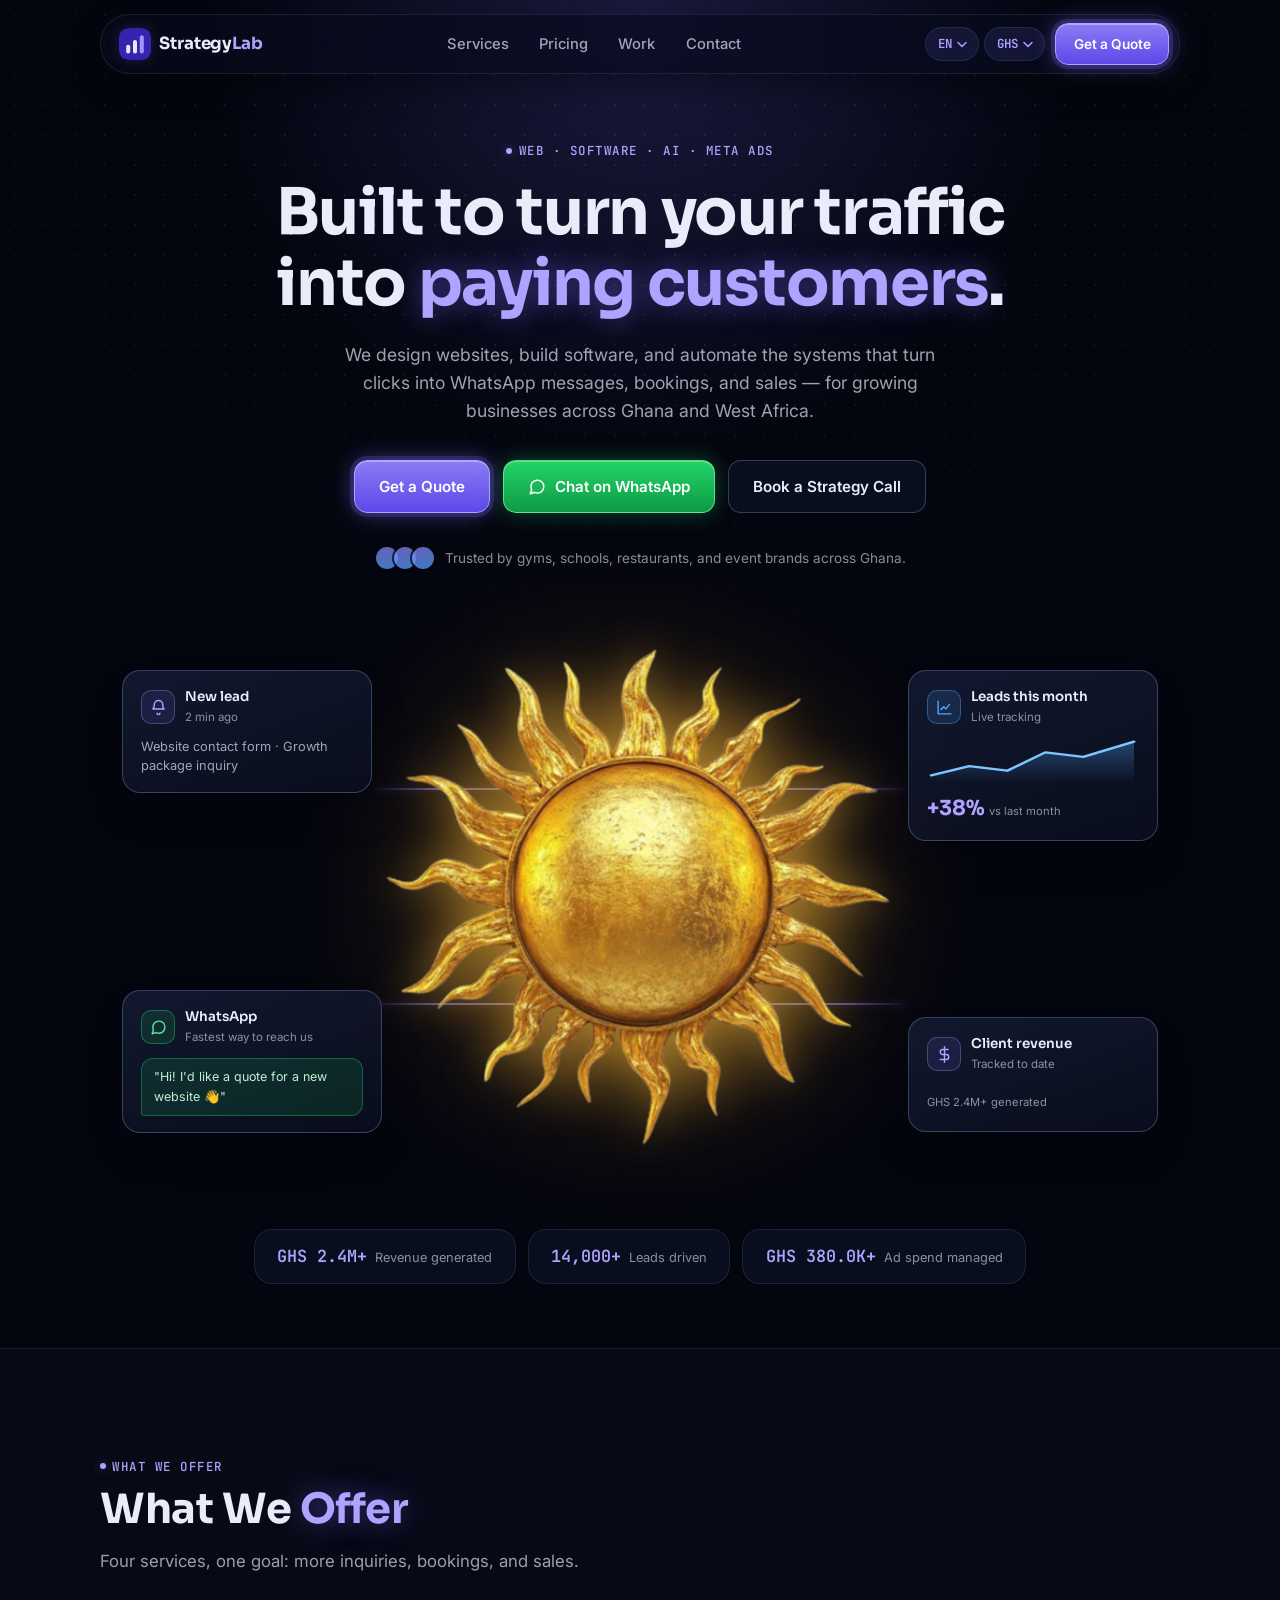
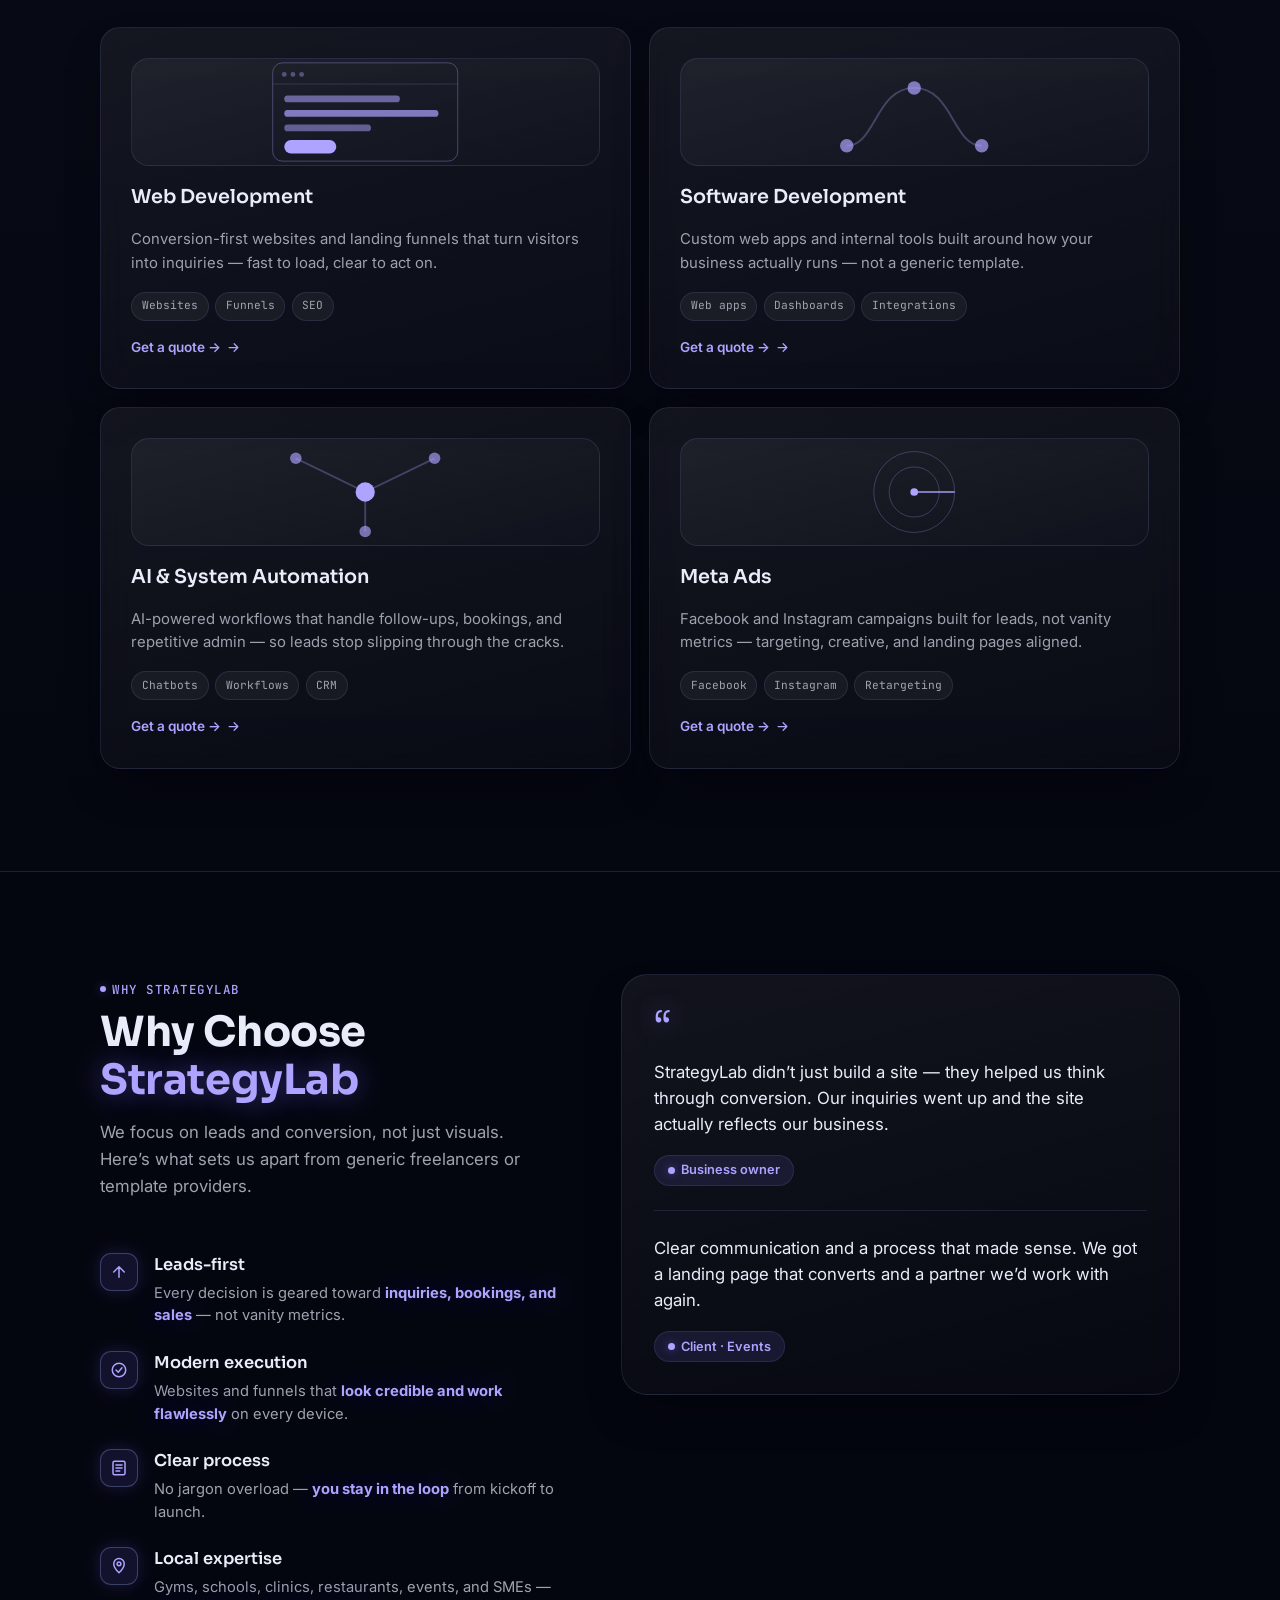
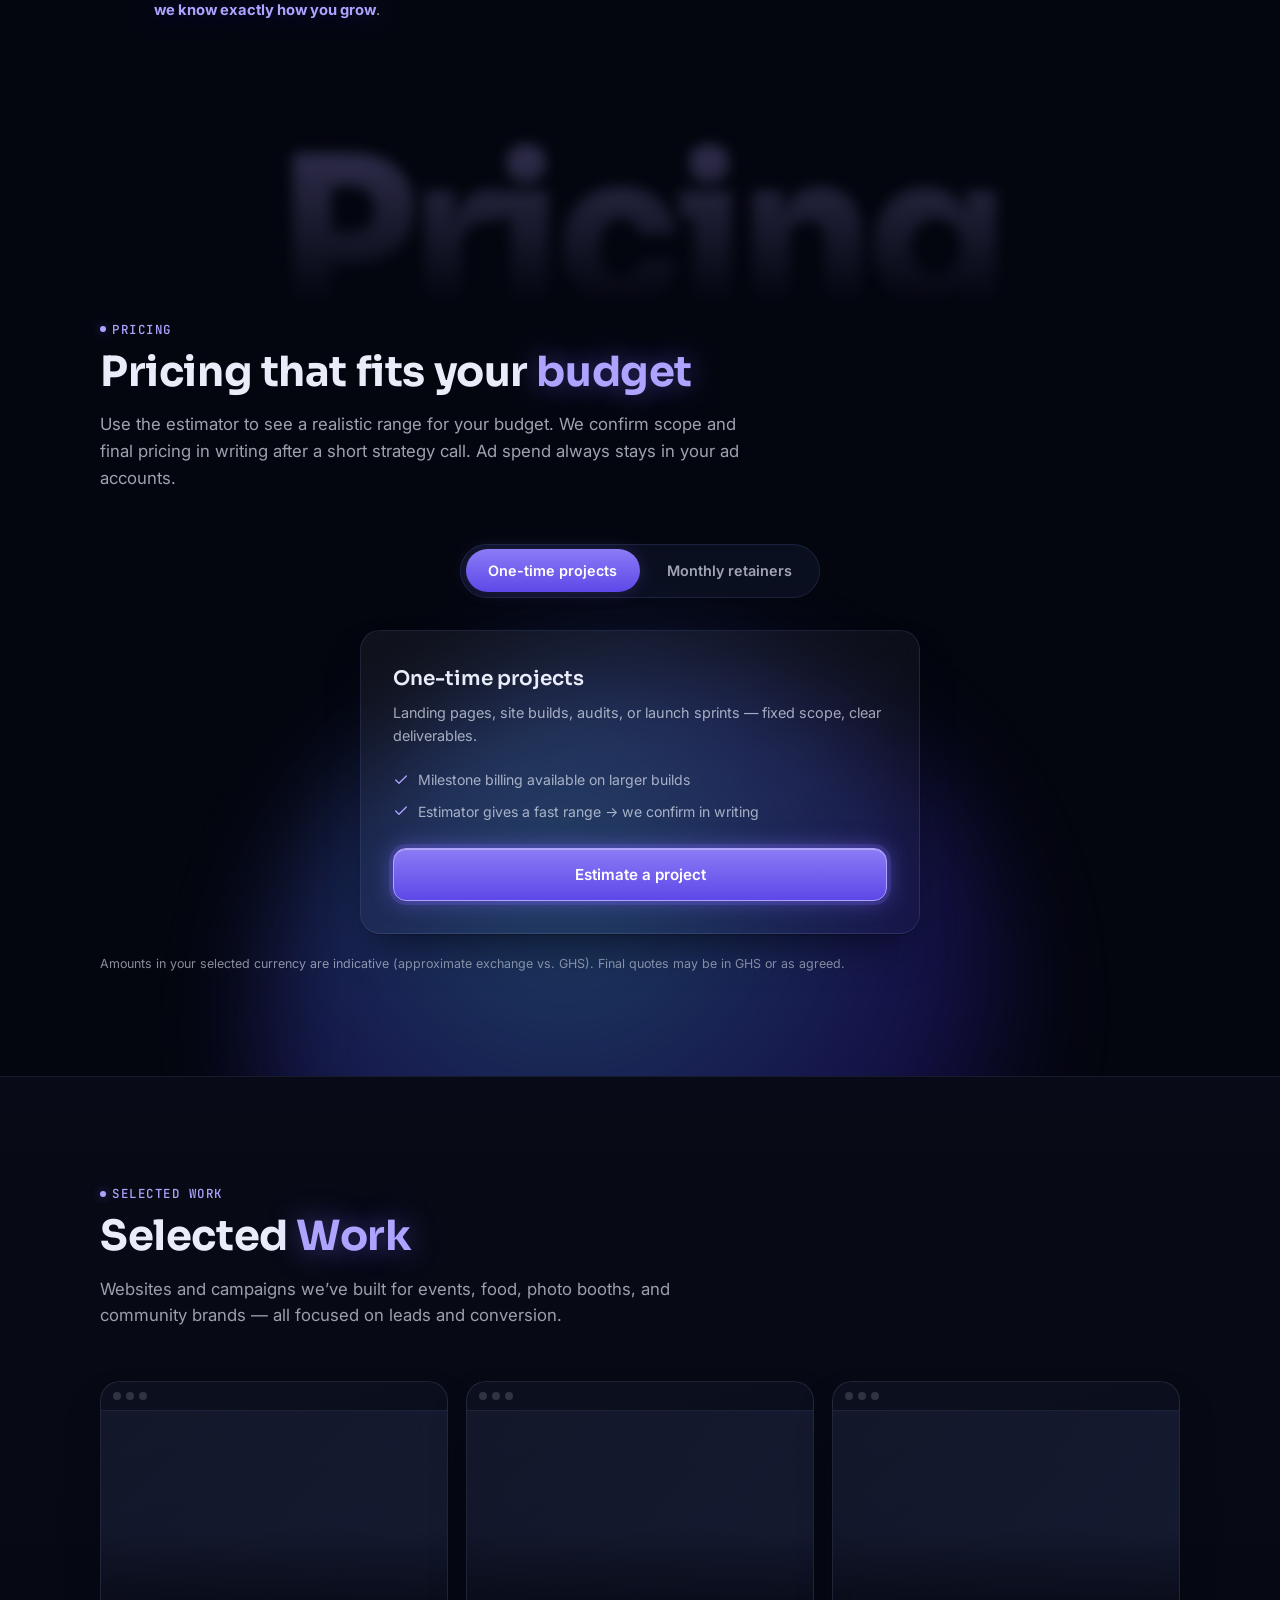
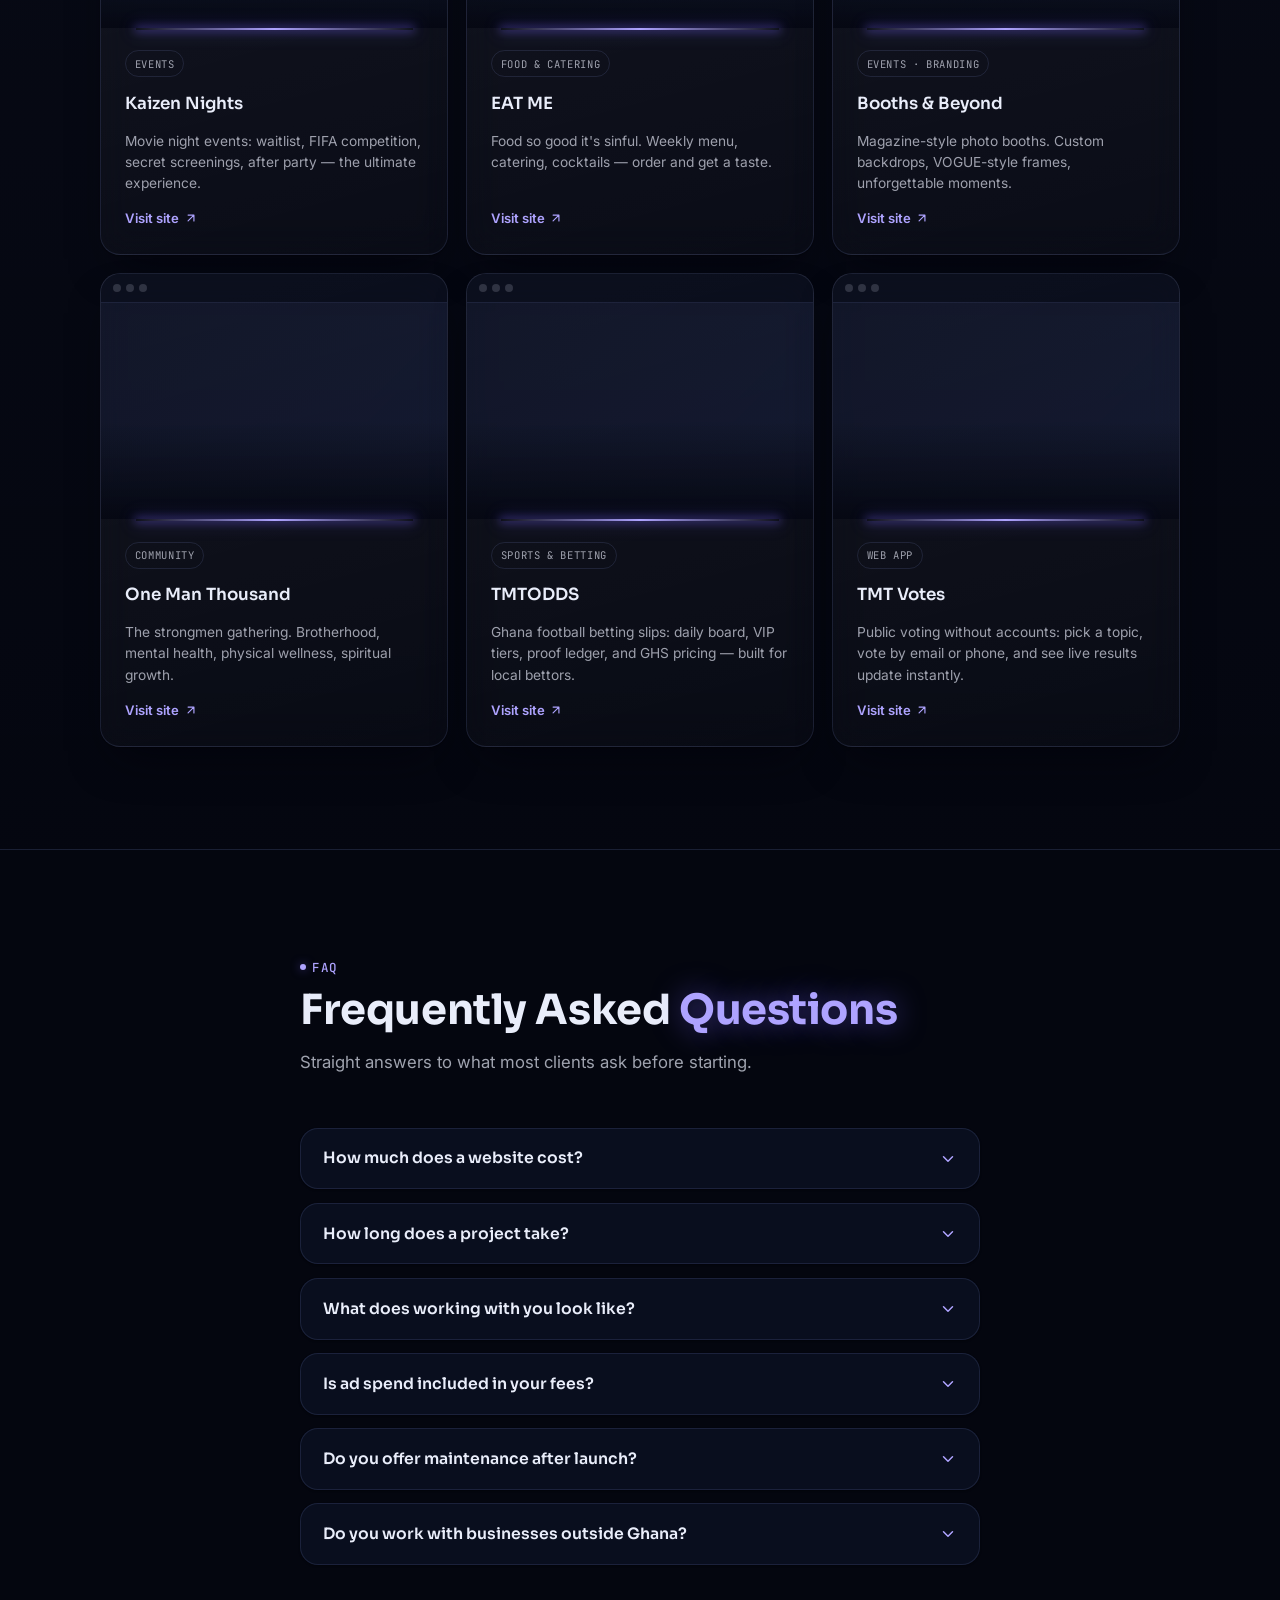
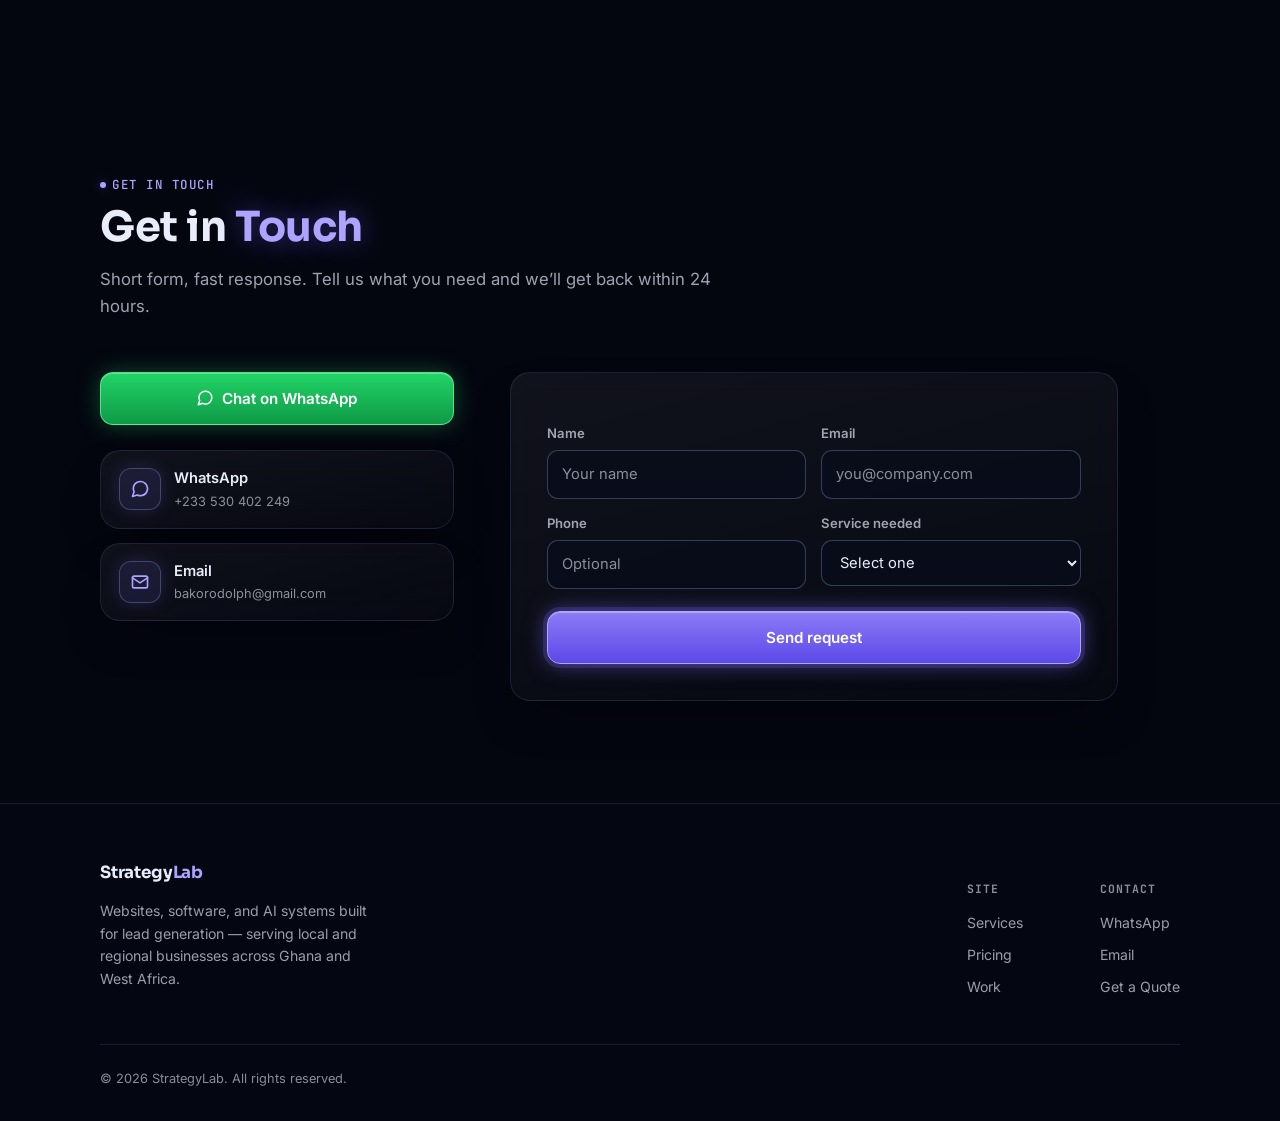
<file: index.html>
<!DOCTYPE html>
<html lang="en">
<head>
  <meta charset="UTF-8">
  <meta name="viewport" content="width=device-width, initial-scale=1.0, viewport-fit=cover">
  <meta http-equiv="X-UA-Compatible" content="IE=edge">

  <!-- Google tag (gtag.js) -->
  <script async src="https://www.googletagmanager.com/gtag/js?id=G-2X0BZXXEEJ"></script>
  <script>
    window.dataLayer = window.dataLayer || [];
    function gtag(){dataLayer.push(arguments);}
    gtag('js', new Date());
    gtag('config', 'G-2X0BZXXEEJ');
  </script>

  <!-- Shown.io metrics -->
  <script defer src="https://shown.io/metrics/vg8VlELK0k" type="text/javascript"></script>

  <link rel="icon" href="data:image/svg+xml,%3Csvg xmlns='http://www.w3.org/2000/svg' viewBox='0 0 40 40'%3E%3Crect width='40' height='40' rx='11' fill='%233424B0'/%3E%3Crect x='9' y='21' width='5' height='11' rx='2.5' fill='%23E9E9F4'/%3E%3Crect x='17.5' y='15' width='5' height='17' rx='2.5' fill='%23E9E9F4'/%3E%3Crect x='26' y='9' width='5' height='23' rx='2.5' fill='%23A594F5'/%3E%3C/svg%3E" type="image/svg+xml">

  <title>StrategyLab | Web, Software, AI &amp; Meta Ads Agency</title>
  <meta name="description" content="StrategyLab builds websites, software, and AI-driven systems that turn traffic into leads — for growing businesses across Ghana and West Africa.">
  <link rel="canonical" href="https://strategylab.it.com/">
  <meta name="theme-color" content="#04060F">
  <link rel="apple-touch-icon" href="assets/apple-touch-icon.png">

  <!-- Social sharing (WhatsApp, Facebook, LinkedIn, X) -->
  <meta property="og:type" content="website">
  <meta property="og:site_name" content="StrategyLab">
  <meta property="og:title" content="StrategyLab | Web, Software, AI &amp; Meta Ads Agency">
  <meta property="og:description" content="Websites, software, and AI-driven systems that turn traffic into leads — for growing businesses across Ghana and West Africa.">
  <meta property="og:url" content="https://strategylab.it.com/">
  <meta property="og:image" content="https://strategylab.it.com/assets/og-image.png">
  <meta property="og:image:width" content="1200">
  <meta property="og:image:height" content="630">
  <meta name="twitter:card" content="summary_large_image">
  <meta name="twitter:title" content="StrategyLab | Web, Software, AI &amp; Meta Ads Agency">
  <meta name="twitter:description" content="Websites, software, and AI-driven systems that turn traffic into leads — for growing businesses across Ghana and West Africa.">
  <meta name="twitter:image" content="https://strategylab.it.com/assets/og-image.png">

  <link rel="preconnect" href="https://fonts.googleapis.com">
  <link rel="preconnect" href="https://fonts.gstatic.com" crossorigin>
  <link href="https://fonts.googleapis.com/css2?family=Sora:wght@400;500;600;700;800&family=Inter:ital,wght@0,400;0,500;0,600;0,700;1,500&family=JetBrains+Mono:wght@400;500;600&display=swap" rel="stylesheet">
  <link rel="stylesheet" href="theme.css">

  <script type="application/ld+json">
  {
    "@context": "https://schema.org",
    "@type": "ProfessionalService",
    "name": "StrategyLab",
    "url": "https://strategylab.it.com/",
    "logo": "https://strategylab.it.com/assets/apple-touch-icon.png",
    "image": "https://strategylab.it.com/assets/og-image.png",
    "description": "StrategyLab builds websites, software, and AI-driven systems that turn traffic into leads — for growing businesses across Ghana and West Africa.",
    "email": "bakorodolph@gmail.com",
    "telephone": "+233530402249",
    "priceRange": "GHS 800 - GHS 25,000+",
    "areaServed": [
      { "@type": "Country", "name": "Ghana" },
      { "@type": "Place", "name": "West Africa" }
    ],
    "knowsLanguage": ["en", "fr"],
    "makesOffer": [
      { "@type": "Offer", "itemOffered": { "@type": "Service", "name": "Web Development" } },
      { "@type": "Offer", "itemOffered": { "@type": "Service", "name": "Software Development" } },
      { "@type": "Offer", "itemOffered": { "@type": "Service", "name": "AI & System Automation" } },
      { "@type": "Offer", "itemOffered": { "@type": "Service", "name": "Meta Ads Management" } }
    ]
  }
  </script>
  <script type="application/ld+json">
  {
    "@context": "https://schema.org",
    "@type": "FAQPage",
    "mainEntity": [
      {
        "@type": "Question",
        "name": "How much does a website cost?",
        "acceptedAnswer": { "@type": "Answer", "text": "Most business websites land between GHS 4,000 and GHS 25,000 depending on scope; landing pages and simple sites start around GHS 800–4,000. Use our estimator to get an indicative range for your budget in about two minutes — final pricing is always confirmed in writing." }
      },
      {
        "@type": "Question",
        "name": "How long does a project take?",
        "acceptedAnswer": { "@type": "Answer", "text": "Landing pages typically take 1–2 weeks, most business websites 2–4 weeks, and larger builds 4–8 weeks. We confirm the timeline in your proposal before we start." }
      },
      {
        "@type": "Question",
        "name": "What does working with you look like?",
        "acceptedAnswer": { "@type": "Answer", "text": "A short strategy call, then a written scope and quote. We build in milestones with WhatsApp check-ins along the way, and finish with launch and a handover so you know how to use everything." }
      },
      {
        "@type": "Question",
        "name": "Is ad spend included in your fees?",
        "acceptedAnswer": { "@type": "Answer", "text": "No — ad spend goes directly to Meta and you stay in control of the budget (most clients start with GHS 500–2,000 per month). Our management fee covers strategy, targeting, creative, and optimization, and is quoted separately." }
      },
      {
        "@type": "Question",
        "name": "Do you offer maintenance after launch?",
        "acceptedAnswer": { "@type": "Answer", "text": "Yes. Optional monthly maintenance covers updates, backups, small content changes, and a monthly report — or we hand the site over fully and you run it yourself." }
      },
      {
        "@type": "Question",
        "name": "Do you work with businesses outside Ghana?",
        "acceptedAnswer": { "@type": "Answer", "text": "Yes — we serve growing businesses across West Africa, in English and French, with pricing shown in GHS or CFA (XOF)." }
      }
    ]
  }
  </script>
</head>
<body>
  <a href="#main-content" class="skip-link" data-i18n="skip">Skip to main content</a>

  <!-- ===================== NAV ===================== -->
  <div class="nav-float-outer">
    <div class="nav-float">
      <a href="#home" class="brand" data-i18n-aria="nav.home_aria" aria-label="StrategyLab home">
        <svg class="brand-mark" viewBox="0 0 40 40" fill="none" aria-hidden="true">
          <rect width="40" height="40" rx="11" fill="#3424B0"/>
          <rect x="9" y="21" width="5" height="11" rx="2.5" fill="#E9E9F4"/>
          <rect x="17.5" y="15" width="5" height="17" rx="2.5" fill="#E9E9F4"/>
          <rect x="26" y="9" width="5" height="23" rx="2.5" fill="#A594F5"/>
        </svg>
        <span class="brand-word">Strategy<span>Lab</span></span>
      </a>

      <nav class="nav-links" aria-label="Main navigation">
        <a href="#services" data-i18n="nav.services">Services</a>
        <a href="#pricing" data-i18n="nav.pricing">Pricing</a>
        <a href="#portfolio" data-i18n="nav.work">Work</a>
        <a href="#contact" data-i18n="nav.contact">Contact</a>
      </nav>

      <div class="nav-cta">
        <div class="nav-locale">
          <select class="locale-select" aria-label="Language">
            <option value="en">EN</option>
            <option value="fr">FR</option>
          </select>
          <select class="currency-select" aria-label="Currency">
            <option value="GHS">GHS</option>
            <option value="XOF">CFA</option>
            <option value="USD">USD</option>
            <option value="EUR">EUR</option>
          </select>
        </div>
        <a href="get-a-quote/" class="btn btn-primary btn-sm">
          <svg class="short-icon" viewBox="0 0 24 24" fill="none" stroke="currentColor" stroke-width="2" stroke-linecap="round" stroke-linejoin="round" aria-hidden="true"><path d="M13 2L3 14h7l-1 8 11-14h-7l1-6z"/></svg>
          <span class="long" data-i18n="nav.quote">Get a Quote</span>
        </a>
        <button class="nav-menu-btn" type="button" aria-expanded="false" aria-controls="mobile-nav" data-i18n-aria="nav.menu" aria-label="Toggle menu">
          <svg class="icon-menu" viewBox="0 0 24 24" fill="none" stroke="currentColor" stroke-width="2" stroke-linecap="round"><path d="M4 7h16M4 12h16M4 17h16"/></svg>
          <svg class="icon-close" viewBox="0 0 24 24" fill="none" stroke="currentColor" stroke-width="2" stroke-linecap="round"><path d="M6 6l12 12M18 6L6 18"/></svg>
        </button>
      </div>
    </div>
  </div>

  <div class="nav-mobile" id="mobile-nav">
    <a href="#services" data-i18n="nav.services">Services</a>
    <a href="#pricing" data-i18n="nav.pricing">Pricing</a>
    <a href="#portfolio" data-i18n="nav.work">Work</a>
    <a href="#contact" data-i18n="nav.contact">Contact</a>
    <div class="nav-mobile-locale">
      <select class="locale-select" aria-label="Language">
        <option value="en">English</option>
        <option value="fr">Français</option>
      </select>
      <select class="currency-select" aria-label="Currency">
        <option value="GHS">GHS</option>
        <option value="XOF">CFA</option>
        <option value="USD">USD</option>
        <option value="EUR">EUR</option>
      </select>
    </div>
    <a href="get-a-quote/" class="btn btn-primary btn-block" data-i18n="nav.quote">Get a Quote</a>
  </div>

  <main id="main-content">

    <!-- ===================== HERO ===================== -->
    <section class="hero" id="home">
      <div class="container">
        <div class="hero-head">
          <span class="eyebrow">WEB · SOFTWARE · AI · META ADS</span>
          <h1 class="hero-title" data-i18n-html="home.hero.title_html">Built to turn your traffic into <span class="accent">paying customers</span>.</h1>
          <p class="hero-sub" data-i18n="home.hero.sub">We design websites, build software, and automate the systems that turn clicks into WhatsApp messages, bookings, and sales — for growing businesses across Ghana and West Africa.</p>
          <div class="hero-cta">
            <a href="get-a-quote/" class="btn btn-primary" data-i18n="nav.quote">Get a Quote</a>
            <a href="https://wa.me/233530402249?text=Hi%20StrategyLab!%20I%27d%20like%20to%20discuss%20a%20project." class="btn btn-whatsapp">
              <svg viewBox="0 0 24 24" fill="none" stroke="currentColor" stroke-width="2" stroke-linecap="round" stroke-linejoin="round"><path d="M21 11.5a8.38 8.38 0 01-.9 3.8 8.5 8.5 0 01-7.6 4.7 8.38 8.38 0 01-3.8-.9L3 21l1.9-5.7a8.38 8.38 0 01-.9-3.8 8.5 8.5 0 014.7-7.6 8.38 8.38 0 013.8-.9h.5a8.48 8.48 0 018 8v.5z"/></svg>
              <span data-i18n="hero.wa">Chat on WhatsApp</span>
            </a>
            <a href="#contact" class="btn btn-outline" data-i18n="home.hero.cta_secondary">Book a Strategy Call</a>
          </div>
          <div class="hero-trust">
            <span class="avatars" aria-hidden="true"><span></span><span></span><span></span></span>
            <span data-i18n="home.hero.trust">Trusted by gyms, schools, restaurants, and event brands across Ghana.</span>
          </div>
        </div>

        <div class="hero-stage" aria-hidden="true">
          <div class="hero-sun-wrap">
            <img class="hero-sun" src="assets/sun-gold.png" alt="" aria-hidden="true" loading="eager" decoding="async">
          </div>
          <span class="link-line ll-tl"></span>
          <span class="link-line ll-bl"></span>
          <span class="link-line ll-tr"></span>
          <span class="link-line ll-br"></span>

          <div class="float-card fc-lead floaty-wrap" style="--delay:-1s">
            <div class="float-card-inner">
              <div class="fc-head">
                <span class="fc-dot"><svg viewBox="0 0 24 24" fill="none" stroke="currentColor" stroke-width="2" stroke-linecap="round" stroke-linejoin="round"><path d="M12 2a6 6 0 00-6 6c0 5-2 6-2 6h16s-2-1-2-6a6 6 0 00-6-6z"/><path d="M10 20a2 2 0 004 0"/></svg></span>
                <span>
                  <span class="fc-title" data-i18n="home.cards.lead_t">New lead</span>
                  <span class="fc-sub" data-i18n="home.cards.lead_s">2 min ago</span>
                </span>
              </div>
              <p class="fc-body" data-i18n="home.cards.lead_b">Website contact form · Growth package inquiry</p>
            </div>
          </div>

          <div class="float-card fc-chart floaty-wrap" style="--delay:-3.2s">
            <div class="float-card-inner">
              <div class="fc-head">
                <span class="fc-dot"><svg viewBox="0 0 24 24" fill="none" stroke="currentColor" stroke-width="2" stroke-linecap="round" stroke-linejoin="round"><path d="M3 3v18h18"/><path d="M7 15l4-4 3 3 5-6"/></svg></span>
                <span>
                  <span class="fc-title" data-i18n="home.cards.chart_t">Leads this month</span>
                  <span class="fc-sub" data-i18n="home.cards.chart_s">Live tracking</span>
                </span>
              </div>
              <svg class="fc-chart-svg" viewBox="0 0 200 60" preserveAspectRatio="none">
                <defs><linearGradient id="fc-lg" x1="0" y1="0" x2="0" y2="1"><stop offset="0" stop-color="#4FA6FF" stop-opacity=".35"/><stop offset="1" stop-color="#4FA6FF" stop-opacity="0"/></linearGradient></defs>
                <polygon points="4,50 40,38 76,44 112,20 148,26 196,6 196,60 4,60" fill="url(#fc-lg)"/>
                <polyline points="4,50 40,38 76,44 112,20 148,26 196,6" fill="none" stroke="#7CC7FF" stroke-width="3" stroke-linecap="round" stroke-linejoin="round"/>
              </svg>
              <p class="fc-stat">+38% <span data-i18n="home.cards.chart_vs">vs last month</span></p>
            </div>
          </div>

          <div class="float-card fc-wa floaty-wrap" style="--delay:-5.4s">
            <div class="float-card-inner">
              <div class="fc-head">
                <span class="fc-dot"><svg viewBox="0 0 24 24" fill="none" stroke="currentColor" stroke-width="2" stroke-linecap="round" stroke-linejoin="round"><path d="M21 11.5a8.38 8.38 0 01-.9 3.8 8.5 8.5 0 01-7.6 4.7 8.38 8.38 0 01-3.8-.9L3 21l1.9-5.7a8.38 8.38 0 01-.9-3.8 8.5 8.5 0 014.7-7.6 8.38 8.38 0 013.8-.9h.5a8.48 8.48 0 018 8v.5z"/></svg></span>
                <span>
                  <span class="fc-title" data-i18n="home.cards.wa_t">WhatsApp</span>
                  <span class="fc-sub" data-i18n="home.cards.wa_s">Fastest way to reach us</span>
                </span>
              </div>
              <p class="fc-bubble" data-i18n="home.cards.wa_bubble">"Hi! I'd like a quote for a new website 👋"</p>
            </div>
          </div>

          <div class="float-card fc-rev floaty-wrap" style="--delay:-2.4s">
            <div class="float-card-inner">
              <div class="fc-head">
                <span class="fc-dot"><svg viewBox="0 0 24 24" fill="none" stroke="currentColor" stroke-width="2" stroke-linecap="round" stroke-linejoin="round"><path d="M12 1v22M17 5H9.5a3.5 3.5 0 000 7h5a3.5 3.5 0 010 7H6"/></svg></span>
                <span>
                  <span class="fc-title" data-i18n="home.cards.rev_t">Client revenue</span>
                  <span class="fc-sub" data-i18n="home.cards.rev_s">Tracked to date</span>
                </span>
              </div>
              <p class="fc-stat"><span data-amount-ghs="2400000">GHS 2.4M+</span> <span data-i18n="home.cards.rev_g">generated</span></p>
            </div>
          </div>
        </div>
      </div>

      <div class="container">
        <div class="stats-strip">
          <div class="stat-chip"><span class="num"><span data-counter="1" data-amount-ghs="2400000">GHS 0.0M+</span></span><span class="label" data-i18n="home.stats.revenue">Revenue generated</span></div>
          <div class="stat-chip"><span class="num"><span data-counter="14000" data-suffix="+">0+</span></span><span class="label" data-i18n="home.stats.leads">Leads driven</span></div>
          <div class="stat-chip"><span class="num"><span data-counter="1" data-amount-ghs="380000">GHS 0K+</span></span><span class="label" data-i18n="home.stats.adspend">Ad spend managed</span></div>
        </div>
      </div>
    </section>

    <!-- ===================== SERVICES ===================== -->
    <section id="services" class="section-pad section-dark">
      <div class="container">
        <div class="section-head">
          <span class="eyebrow" data-i18n="home.services.eyebrow">What we offer</span>
          <h2 class="section-title" data-i18n-html="services.title_html">What We <span class="accent">Offer</span></h2>
          <p class="section-sub" data-i18n="home.services.sub">Four services, one goal: more inquiries, bookings, and sales.</p>
        </div>

        <div class="services-grid">
          <article class="card service-card">
            <div class="svc-visual svc-web" aria-hidden="true">
              <svg viewBox="0 0 200 110">
                <rect x="4" y="4" width="192" height="102" rx="10" class="svc-web-frame"/>
                <circle cx="16" cy="16" r="2.5" class="svc-web-dot"/>
                <circle cx="25" cy="16" r="2.5" class="svc-web-dot"/>
                <circle cx="34" cy="16" r="2.5" class="svc-web-dot"/>
                <line x1="4" y1="26" x2="196" y2="26" class="svc-web-divider"/>
                <rect x="16" y="38" width="120" height="7" rx="3.5" class="svc-web-bar svc-web-bar-1"/>
                <rect x="16" y="53" width="160" height="7" rx="3.5" class="svc-web-bar svc-web-bar-2"/>
                <rect x="16" y="68" width="90" height="7" rx="3.5" class="svc-web-bar svc-web-bar-3"/>
                <rect x="16" y="84" width="54" height="14" rx="7" class="svc-web-btn"/>
              </svg>
            </div>
            <h3 data-i18n="home.services.web_h">Web Development</h3>
            <p data-i18n="home.services.web_p">Conversion-first websites and landing funnels that turn visitors into inquiries — fast to load, clear to act on.</p>
            <div class="fx"><span>Websites</span><span>Funnels</span><span>SEO</span></div>
            <a href="#contact" class="learn"><span data-i18n="services.link">Get a quote</span> <svg viewBox="0 0 24 24" fill="none" stroke="currentColor" stroke-width="2" stroke-linecap="round" stroke-linejoin="round"><path d="M5 12h14M13 6l6 6-6 6"/></svg></a>
          </article>

          <article class="card service-card">
            <div class="svc-visual svc-software" aria-hidden="true">
              <svg viewBox="0 0 200 110">
                <path d="M30 90 C 60 90, 60 30, 100 30" class="svc-sw-line"/>
                <path d="M100 30 C 140 30, 140 90, 170 90" class="svc-sw-line"/>
                <circle cx="30" cy="90" r="7" class="svc-sw-node"/>
                <circle cx="100" cy="30" r="7" class="svc-sw-node"/>
                <circle cx="170" cy="90" r="7" class="svc-sw-node"/>
                <circle r="4" class="svc-sw-packet svc-sw-packet-1"/>
                <circle r="4" class="svc-sw-packet svc-sw-packet-2"/>
              </svg>
            </div>
            <h3 data-i18n="home.services.software_h">Software Development</h3>
            <p data-i18n="home.services.software_p">Custom web apps and internal tools built around how your business actually runs — not a generic template.</p>
            <div class="fx"><span>Web apps</span><span>Dashboards</span><span>Integrations</span></div>
            <a href="#contact" class="learn"><span data-i18n="services.link">Get a quote</span> <svg viewBox="0 0 24 24" fill="none" stroke="currentColor" stroke-width="2" stroke-linecap="round" stroke-linejoin="round"><path d="M5 12h14M13 6l6 6-6 6"/></svg></a>
          </article>

          <article class="card service-card">
            <div class="svc-visual svc-ai" aria-hidden="true">
              <svg viewBox="0 0 200 110">
                <line x1="100" y1="55" x2="28" y2="20" class="svc-ai-line"/>
                <line x1="100" y1="55" x2="172" y2="20" class="svc-ai-line"/>
                <line x1="100" y1="55" x2="100" y2="96" class="svc-ai-line"/>
                <circle cx="28" cy="20" r="6" class="svc-ai-node"/>
                <circle cx="172" cy="20" r="6" class="svc-ai-node"/>
                <circle cx="100" cy="96" r="6" class="svc-ai-node"/>
                <circle cx="100" cy="55" r="10" class="svc-ai-hub"/>
                <circle r="3.5" class="svc-ai-pulse svc-ai-pulse-1"/>
                <circle r="3.5" class="svc-ai-pulse svc-ai-pulse-2"/>
                <circle r="3.5" class="svc-ai-pulse svc-ai-pulse-3"/>
              </svg>
            </div>
            <h3 data-i18n="home.services.ai_h">AI &amp; System Automation</h3>
            <p data-i18n="home.services.ai_p">AI-powered workflows that handle follow-ups, bookings, and repetitive admin — so leads stop slipping through the cracks.</p>
            <div class="fx"><span>Chatbots</span><span>Workflows</span><span>CRM</span></div>
            <a href="#contact" class="learn"><span data-i18n="services.link">Get a quote</span> <svg viewBox="0 0 24 24" fill="none" stroke="currentColor" stroke-width="2" stroke-linecap="round" stroke-linejoin="round"><path d="M5 12h14M13 6l6 6-6 6"/></svg></a>
          </article>

          <article class="card service-card">
            <div class="svc-visual svc-ads" aria-hidden="true">
              <svg viewBox="0 0 200 110">
                <circle cx="100" cy="55" r="42" class="svc-ads-ring"/>
                <circle cx="100" cy="55" r="26" class="svc-ads-ring"/>
                <circle cx="100" cy="55" r="10" class="svc-ads-ring svc-ads-ripple svc-ads-ripple-1"/>
                <circle cx="100" cy="55" r="10" class="svc-ads-ring svc-ads-ripple svc-ads-ripple-2"/>
                <circle cx="100" cy="55" r="10" class="svc-ads-ring svc-ads-ripple svc-ads-ripple-3"/>
                <circle cx="100" cy="55" r="4" class="svc-ads-center"/>
                <line x1="100" y1="55" x2="142" y2="55" class="svc-ads-sweep-line svc-ads-sweep"/>
              </svg>
            </div>
            <h3 data-i18n="home.services.ads_h">Meta Ads</h3>
            <p data-i18n="home.services.ads_p">Facebook and Instagram campaigns built for leads, not vanity metrics — targeting, creative, and landing pages aligned.</p>
            <div class="fx"><span>Facebook</span><span>Instagram</span><span>Retargeting</span></div>
            <a href="#contact" class="learn"><span data-i18n="services.link">Get a quote</span> <svg viewBox="0 0 24 24" fill="none" stroke="currentColor" stroke-width="2" stroke-linecap="round" stroke-linejoin="round"><path d="M5 12h14M13 6l6 6-6 6"/></svg></a>
          </article>
        </div>
      </div>
    </section>

    <!-- ===================== WHY US ===================== -->
    <section id="why-us" class="section-pad">
      <div class="container why-grid">
        <div>
          <div class="section-head">
            <span class="eyebrow" data-i18n="home.why.eyebrow">Why StrategyLab</span>
            <h2 class="section-title" data-i18n-html="why.title_html">Why Choose <span class="accent">StrategyLab</span></h2>
            <p class="section-sub" data-i18n="why.desc">We focus on leads and conversion, not just visuals.</p>
          </div>
          <div class="why-list">
            <div class="why-item">
              <span class="icon-badge"><svg viewBox="0 0 24 24" fill="none" stroke="currentColor" stroke-width="2" stroke-linecap="round" stroke-linejoin="round"><path d="M12 19V5M5 12l7-7 7 7"/></svg></span>
              <div><h4 data-i18n="home.why.t1">Leads-first</h4><p data-i18n-html="why.li1_html">Every decision is geared toward <strong class="accent">inquiries, bookings, and sales</strong> — not vanity metrics.</p></div>
            </div>
            <div class="why-item">
              <span class="icon-badge"><svg viewBox="0 0 24 24" fill="none" stroke="currentColor" stroke-width="2" stroke-linecap="round" stroke-linejoin="round"><circle cx="12" cy="12" r="9"/><path d="M8 12l3 3 5-6"/></svg></span>
              <div><h4 data-i18n="home.why.t2">Modern execution</h4><p data-i18n-html="why.li2_html">Websites and funnels that <strong class="accent">look credible and work flawlessly</strong> on every device.</p></div>
            </div>
            <div class="why-item">
              <span class="icon-badge"><svg viewBox="0 0 24 24" fill="none" stroke="currentColor" stroke-width="2" stroke-linecap="round" stroke-linejoin="round"><rect x="4" y="3" width="16" height="18" rx="2"/><path d="M8 8h8M8 12h8M8 16h5"/></svg></span>
              <div><h4 data-i18n="home.why.t3">Clear process</h4><p data-i18n-html="why.li5_html">No jargon overload — <strong class="accent">you stay in the loop</strong> from kickoff to launch.</p></div>
            </div>
            <div class="why-item">
              <span class="icon-badge"><svg viewBox="0 0 24 24" fill="none" stroke="currentColor" stroke-width="2" stroke-linecap="round" stroke-linejoin="round"><path d="M12 21s7-6.5 7-12a7 7 0 10-14 0c0 5.5 7 12 7 12z"/><circle cx="12" cy="9" r="2.5"/></svg></span>
              <div><h4 data-i18n="home.why.t4">Local expertise</h4><p data-i18n-html="why.li6_html">Gyms, schools, clinics, restaurants, events, and SMEs — <strong class="accent">we know exactly how you grow</strong>.</p></div>
            </div>
          </div>
        </div>

        <div class="why-panel floaty-wrap" style="--delay:-2.5s">
          <span class="quote-mark" aria-hidden="true">&ldquo;</span>
          <blockquote data-i18n="testimonials.q1">StrategyLab didn't just build a site — they helped us think through conversion. Our inquiries went up and the site actually reflects our business.</blockquote>
          <cite data-i18n="testimonials.a1">Business owner</cite>
          <div class="div"></div>
          <blockquote data-i18n="testimonials.q2">Clear communication and a process that made sense. We got a landing page that converts and a partner we'd work with again.</blockquote>
          <cite data-i18n="testimonials.a2">Client · Events</cite>
        </div>
      </div>
    </section>

    <!-- ===================== PRICING ===================== -->
    <section id="pricing" class="section-pad">
      <span class="big-word" aria-hidden="true" data-i18n="nav.pricing">Pricing</span>
      <div class="pricing-orb" aria-hidden="true"></div>
      <div class="container">
        <div class="section-head">
          <span class="eyebrow" data-i18n="home.pricing.eyebrow">Pricing</span>
          <h2 class="section-title" data-i18n-html="pricing.title_html">Pricing that fits your <span class="accent">budget</span></h2>
          <p class="section-sub" data-i18n="pricing.desc">Use the estimator to see a realistic range for your budget. We confirm scope and final pricing in writing after a short strategy call.</p>
        </div>

        <div class="pricing-toggle" role="group" aria-label="Pricing view">
          <button type="button" class="toggle-btn is-active" data-view="once" aria-pressed="true" data-i18n="pricing.dual_once_title">One-time projects</button>
          <button type="button" class="toggle-btn" data-view="retainer" aria-pressed="false" data-i18n="pricing.dual_ret_title">Monthly retainers</button>
        </div>

        <div class="pricing-view" data-view-panel="once">
          <article class="card price-panel price-panel--solo">
            <div class="pp-top">
              <div>
                <h3 data-i18n="pricing.dual_once_title">One-time projects</h3>
                <p class="pp-desc" data-i18n="pricing.dual_once_note">Landing pages, site builds, audits, or launch sprints — fixed scope, clear deliverables.</p>
              </div>
            </div>
            <ul class="pp-list">
              <li><svg viewBox="0 0 24 24" fill="none" stroke="currentColor" stroke-width="2" stroke-linecap="round" stroke-linejoin="round"><path d="M20 6L9 17l-5-5"/></svg><span data-i18n="pricing.dual_once_1">Milestone billing available on larger builds</span></li>
              <li><svg viewBox="0 0 24 24" fill="none" stroke="currentColor" stroke-width="2" stroke-linecap="round" stroke-linejoin="round"><path d="M20 6L9 17l-5-5"/></svg><span data-i18n="pricing.dual_once_2">Estimator gives a fast range → we confirm in writing</span></li>
            </ul>
            <a href="get-a-quote/" class="btn btn-primary btn-block" data-i18n="pricing.dual_once_cta">Estimate a project</a>
          </article>
        </div>

        <div class="pricing-view" data-view-panel="retainer" hidden>
          <article class="card price-panel">
            <div class="pp-top">
              <div>
                <h3 data-i18n="pricing.dual_ret_title">Monthly retainers</h3>
                <p class="pp-desc" data-i18n="pricing.dual_ret_note">Social + creative rhythm; add paid media management as scope grows.</p>
              </div>
            </div>
            <ul class="pp-list">
              <li><svg viewBox="0 0 24 24" fill="none" stroke="currentColor" stroke-width="2" stroke-linecap="round" stroke-linejoin="round"><path d="M20 6L9 17l-5-5"/></svg><span data-i18n="pricing.dual_ret_1">Results-tranche optional on eligible growth plans</span></li>
              <li><svg viewBox="0 0 24 24" fill="none" stroke="currentColor" stroke-width="2" stroke-linecap="round" stroke-linejoin="round"><path d="M20 6L9 17l-5-5"/></svg><span data-i18n="pricing.dual_ret_2">WhatsApp check-ins + monthly reporting dashboard</span></li>
            </ul>
            <a href="#contact" class="btn btn-outline btn-block" data-i18n="pricing.dual_ret_cta">Book strategy call</a>
          </article>

          <div class="pricing-grid">
            <article class="card tier-card">
              <span class="tier-badge" data-i18n="pricing.t1_for">Consistency on social</span>
              <h4 data-i18n="pricing.t1_name">Launch</h4>
              <p class="tier-price"><span data-i18n="pricing.from_prefix">From</span> <span data-amount-ghs-mo="1500">GHS 1,500</span><span data-i18n="pricing.per_mo">/mo</span></p>
              <p class="tier-hint" data-i18n="pricing.t1_price_hint">A lean starting scope to build consistency.</p>
              <ul>
                <li><svg viewBox="0 0 24 24" fill="none" stroke="currentColor" stroke-width="2" stroke-linecap="round" stroke-linejoin="round"><path d="M20 6L9 17l-5-5"/></svg><span data-i18n="pricing.t1_f1">Content calendar + posting workflow</span></li>
                <li><svg viewBox="0 0 24 24" fill="none" stroke="currentColor" stroke-width="2" stroke-linecap="round" stroke-linejoin="round"><path d="M20 6L9 17l-5-5"/></svg><span data-i18n="pricing.t1_f2">Creative direction (static + short-form)</span></li>
                <li><svg viewBox="0 0 24 24" fill="none" stroke="currentColor" stroke-width="2" stroke-linecap="round" stroke-linejoin="round"><path d="M20 6L9 17l-5-5"/></svg><span data-i18n="pricing.t1_f3">Monthly performance snapshot</span></li>
              </ul>
              <a href="#contact" class="btn btn-outline btn-block" data-i18n="pricing.cta_primary">Book strategy call</a>
            </article>

            <article class="card tier-card is-featured">
              <span class="tier-badge" data-i18n="pricing.ribbon">Most booked</span>
              <h4 data-i18n="pricing.t2_name">Growth</h4>
              <p class="tier-price"><span data-i18n="pricing.from_prefix">From</span> <span data-amount-ghs-mo="3000">GHS 3,000</span><span data-i18n="pricing.per_mo">/mo</span></p>
              <p class="tier-hint" data-i18n="pricing.t2_price_hint">Adds structured testing and optimization.</p>
              <ul>
                <li><svg viewBox="0 0 24 24" fill="none" stroke="currentColor" stroke-width="2" stroke-linecap="round" stroke-linejoin="round"><path d="M20 6L9 17l-5-5"/></svg><span data-i18n="pricing.t2_f1">Everything in Launch</span></li>
                <li><svg viewBox="0 0 24 24" fill="none" stroke="currentColor" stroke-width="2" stroke-linecap="round" stroke-linejoin="round"><path d="M20 6L9 17l-5-5"/></svg><span data-i18n="pricing.t2_f2">Paid social or search setup + optimization</span></li>
                <li><svg viewBox="0 0 24 24" fill="none" stroke="currentColor" stroke-width="2" stroke-linecap="round" stroke-linejoin="round"><path d="M20 6L9 17l-5-5"/></svg><span data-i18n="pricing.t2_f3">Landing alignment for campaigns</span></li>
                <li><svg viewBox="0 0 24 24" fill="none" stroke="currentColor" stroke-width="2" stroke-linecap="round" stroke-linejoin="round"><path d="M20 6L9 17l-5-5"/></svg><span data-i18n="pricing.t2_f4">Bi-weekly reviews + creative tests</span></li>
              </ul>
              <a href="#contact" class="btn btn-primary btn-block" data-i18n="pricing.cta_primary">Book strategy call</a>
            </article>

            <article class="card tier-card">
              <span class="tier-badge" data-i18n="pricing.t3_for">Launches &amp; aggressive growth</span>
              <h4 data-i18n="pricing.t3_name">Scale</h4>
              <p class="tier-hint" data-i18n="pricing.t3_price">Custom retainer + project fees</p>
              <ul>
                <li><svg viewBox="0 0 24 24" fill="none" stroke="currentColor" stroke-width="2" stroke-linecap="round" stroke-linejoin="round"><path d="M20 6L9 17l-5-5"/></svg><span data-i18n="pricing.t3_f1">Multi-platform content + community</span></li>
                <li><svg viewBox="0 0 24 24" fill="none" stroke="currentColor" stroke-width="2" stroke-linecap="round" stroke-linejoin="round"><path d="M20 6L9 17l-5-5"/></svg><span data-i18n="pricing.t3_f2">Full-funnel ads (prospect + retarget)</span></li>
                <li><svg viewBox="0 0 24 24" fill="none" stroke="currentColor" stroke-width="2" stroke-linecap="round" stroke-linejoin="round"><path d="M20 6L9 17l-5-5"/></svg><span data-i18n="pricing.t3_f3">Conversion experiments prioritized</span></li>
              </ul>
              <a href="#contact" class="btn btn-outline btn-block" data-i18n="pricing.cta_primary">Book strategy call</a>
            </article>
          </div>
        </div>
        <p class="form-note" style="margin-top:1.25rem;" data-i18n="common.currency_note">Amounts in your selected currency are indicative (approximate exchange vs. GHS). Final quotes may be in GHS or as agreed.</p>
      </div>
    </section>

    <!-- ===================== PORTFOLIO ===================== -->
    <section id="portfolio" class="section-pad section-dark">
      <div class="container">
        <div class="section-head">
          <span class="eyebrow" data-i18n="home.portfolio.eyebrow">Selected work</span>
          <h2 class="section-title" data-i18n-html="portfolio.title_html">Selected <span class="accent">Work</span></h2>
          <p class="section-sub" data-i18n="portfolio.desc">Websites and campaigns we've built for events, food, photo booths, and community brands.</p>
        </div>

        <div class="portfolio-grid">
          <a href="https://kaizennights.com/" target="_blank" rel="noopener noreferrer" class="card portfolio-card">
            <div class="pf-preview">
              <div class="pf-browser-bar" aria-hidden="true"><span></span><span></span><span></span></div>
              <div class="pf-frame-wrap">
                <iframe src="https://kaizennights.com/" loading="lazy" tabindex="-1" aria-hidden="true" title="Live preview of Kaizen Nights" sandbox="allow-scripts allow-same-origin"></iframe>
              </div>
            </div>
            <div class="pf-body">
              <div class="pf-top"><span class="pf-tag" data-i18n="portfolio.k1_cat">Events</span></div>
              <h4>Kaizen Nights</h4>
              <p data-i18n="portfolio.k1p">Movie night events: waitlist, FIFA competition, secret screenings, after party.</p>
              <span class="pf-link"><span data-i18n="common.visit_site">Visit site</span> <svg viewBox="0 0 24 24" fill="none" stroke="currentColor" stroke-width="2" stroke-linecap="round" stroke-linejoin="round"><path d="M7 17L17 7M7 7h10v10"/></svg></span>
            </div>
          </a>
          <a href="https://rodbak.github.io/EATME/" target="_blank" rel="noopener noreferrer" class="card portfolio-card">
            <div class="pf-preview">
              <div class="pf-browser-bar" aria-hidden="true"><span></span><span></span><span></span></div>
              <div class="pf-frame-wrap">
                <iframe src="https://rodbak.github.io/EATME/" loading="lazy" tabindex="-1" aria-hidden="true" title="Live preview of EAT ME" sandbox="allow-scripts allow-same-origin"></iframe>
              </div>
            </div>
            <div class="pf-body">
              <div class="pf-top"><span class="pf-tag" data-i18n="portfolio.e1_cat">Food &amp; catering</span></div>
              <h4>EAT ME</h4>
              <p data-i18n="portfolio.e1p">Weekly menu, catering, cocktails — order and get a taste.</p>
              <span class="pf-link"><span data-i18n="common.visit_site">Visit site</span> <svg viewBox="0 0 24 24" fill="none" stroke="currentColor" stroke-width="2" stroke-linecap="round" stroke-linejoin="round"><path d="M7 17L17 7M7 7h10v10"/></svg></span>
            </div>
          </a>
          <a href="https://rodbak.github.io/BoothAndBeyond/" target="_blank" rel="noopener noreferrer" class="card portfolio-card">
            <div class="pf-preview">
              <div class="pf-browser-bar" aria-hidden="true"><span></span><span></span><span></span></div>
              <div class="pf-frame-wrap">
                <iframe src="https://rodbak.github.io/BoothAndBeyond/" loading="lazy" tabindex="-1" aria-hidden="true" title="Live preview of Booths &amp; Beyond" sandbox="allow-scripts allow-same-origin"></iframe>
              </div>
            </div>
            <div class="pf-body">
              <div class="pf-top"><span class="pf-tag" data-i18n="home.portfolio.b1_cat">Events · Branding</span></div>
              <h4>Booths &amp; Beyond</h4>
              <p data-i18n="portfolio.b1p">Magazine-style photo booths. Custom backdrops, VOGUE-style frames, unforgettable moments.</p>
              <span class="pf-link"><span data-i18n="common.visit_site">Visit site</span> <svg viewBox="0 0 24 24" fill="none" stroke="currentColor" stroke-width="2" stroke-linecap="round" stroke-linejoin="round"><path d="M7 17L17 7M7 7h10v10"/></svg></span>
            </div>
          </a>
          <a href="https://rodbak.github.io/OneManThousandWebsite/" target="_blank" rel="noopener noreferrer" class="card portfolio-card">
            <div class="pf-preview">
              <div class="pf-browser-bar" aria-hidden="true"><span></span><span></span><span></span></div>
              <div class="pf-frame-wrap">
                <iframe src="https://rodbak.github.io/OneManThousandWebsite/" loading="lazy" tabindex="-1" aria-hidden="true" title="Live preview of One Man Thousand" sandbox="allow-scripts allow-same-origin"></iframe>
              </div>
            </div>
            <div class="pf-body">
              <div class="pf-top"><span class="pf-tag" data-i18n="portfolio.o1_cat">Community</span></div>
              <h4>One Man Thousand</h4>
              <p data-i18n="portfolio.o1p">The strongmen gathering. Brotherhood, mental health, physical wellness.</p>
              <span class="pf-link"><span data-i18n="common.visit_site">Visit site</span> <svg viewBox="0 0 24 24" fill="none" stroke="currentColor" stroke-width="2" stroke-linecap="round" stroke-linejoin="round"><path d="M7 17L17 7M7 7h10v10"/></svg></span>
            </div>
          </a>
          <a href="https://tmtodds.vercel.app/" target="_blank" rel="noopener noreferrer" class="card portfolio-card">
            <div class="pf-preview">
              <div class="pf-browser-bar" aria-hidden="true"><span></span><span></span><span></span></div>
              <div class="pf-frame-wrap">
                <iframe src="https://tmtodds.vercel.app/" loading="lazy" tabindex="-1" aria-hidden="true" title="Live preview of TMTODDS" sandbox="allow-scripts allow-same-origin"></iframe>
              </div>
            </div>
            <div class="pf-body">
              <div class="pf-top"><span class="pf-tag" data-i18n="portfolio.t1_cat">Sports &amp; betting</span></div>
              <h4>TMTODDS</h4>
              <p data-i18n="portfolio.t1p">Ghana football betting slips: daily board, VIP tiers, proof ledger.</p>
              <span class="pf-link"><span data-i18n="common.visit_site">Visit site</span> <svg viewBox="0 0 24 24" fill="none" stroke="currentColor" stroke-width="2" stroke-linecap="round" stroke-linejoin="round"><path d="M7 17L17 7M7 7h10v10"/></svg></span>
            </div>
          </a>
          <a href="https://tmtvotes.vercel.app/" target="_blank" rel="noopener noreferrer" class="card portfolio-card">
            <div class="pf-preview">
              <div class="pf-browser-bar" aria-hidden="true"><span></span><span></span><span></span></div>
              <div class="pf-frame-wrap">
                <iframe src="https://tmtvotes.vercel.app/" loading="lazy" tabindex="-1" aria-hidden="true" title="Live preview of TMT Votes" sandbox="allow-scripts allow-same-origin"></iframe>
              </div>
            </div>
            <div class="pf-body">
              <div class="pf-top"><span class="pf-tag" data-i18n="portfolio.v1_cat">Web app</span></div>
              <h4>TMT Votes</h4>
              <p data-i18n="portfolio.v1p">Public voting without accounts — pick a topic, vote, see live results.</p>
              <span class="pf-link"><span data-i18n="common.visit_site">Visit site</span> <svg viewBox="0 0 24 24" fill="none" stroke="currentColor" stroke-width="2" stroke-linecap="round" stroke-linejoin="round"><path d="M7 17L17 7M7 7h10v10"/></svg></span>
            </div>
          </a>
        </div>
      </div>
    </section>

    <!-- ===================== FAQ ===================== -->
    <section id="faq" class="section-pad">
      <div class="container container-narrow">
        <div class="section-head">
          <span class="eyebrow" data-i18n="home.faq.eyebrow">FAQ</span>
          <h2 class="section-title" data-i18n-html="home.faq.title_html">Frequently Asked <span class="accent">Questions</span></h2>
          <p class="section-sub" data-i18n="home.faq.sub">Straight answers to what most clients ask before starting.</p>
        </div>
        <div class="faq-list">
          <details class="faq-item">
            <summary><span data-i18n="home.faq.q1">How much does a website cost?</span><svg viewBox="0 0 24 24" fill="none" stroke="currentColor" stroke-width="2" stroke-linecap="round" stroke-linejoin="round" aria-hidden="true"><path d="M6 9l6 6 6-6"/></svg></summary>
            <p data-i18n="home.faq.a1">Most business websites land between GHS 4,000 and GHS 25,000 depending on scope; landing pages and simple sites start around GHS 800–4,000. Use our estimator to get an indicative range for your budget in about two minutes — final pricing is always confirmed in writing.</p>
          </details>
          <details class="faq-item">
            <summary><span data-i18n="home.faq.q2">How long does a project take?</span><svg viewBox="0 0 24 24" fill="none" stroke="currentColor" stroke-width="2" stroke-linecap="round" stroke-linejoin="round" aria-hidden="true"><path d="M6 9l6 6 6-6"/></svg></summary>
            <p data-i18n="home.faq.a2">Landing pages typically take 1–2 weeks, most business websites 2–4 weeks, and larger builds 4–8 weeks. We confirm the timeline in your proposal before we start.</p>
          </details>
          <details class="faq-item">
            <summary><span data-i18n="home.faq.q3">What does working with you look like?</span><svg viewBox="0 0 24 24" fill="none" stroke="currentColor" stroke-width="2" stroke-linecap="round" stroke-linejoin="round" aria-hidden="true"><path d="M6 9l6 6 6-6"/></svg></summary>
            <p data-i18n="home.faq.a3">A short strategy call, then a written scope and quote. We build in milestones with WhatsApp check-ins along the way, and finish with launch and a handover so you know how to use everything.</p>
          </details>
          <details class="faq-item">
            <summary><span data-i18n="home.faq.q4">Is ad spend included in your fees?</span><svg viewBox="0 0 24 24" fill="none" stroke="currentColor" stroke-width="2" stroke-linecap="round" stroke-linejoin="round" aria-hidden="true"><path d="M6 9l6 6 6-6"/></svg></summary>
            <p data-i18n="home.faq.a4">No — ad spend goes directly to Meta and you stay in control of the budget (most clients start with GHS 500–2,000 per month). Our management fee covers strategy, targeting, creative, and optimization, and is quoted separately.</p>
          </details>
          <details class="faq-item">
            <summary><span data-i18n="home.faq.q5">Do you offer maintenance after launch?</span><svg viewBox="0 0 24 24" fill="none" stroke="currentColor" stroke-width="2" stroke-linecap="round" stroke-linejoin="round" aria-hidden="true"><path d="M6 9l6 6 6-6"/></svg></summary>
            <p data-i18n="home.faq.a5">Yes. Optional monthly maintenance covers updates, backups, small content changes, and a monthly report — or we hand the site over fully and you run it yourself.</p>
          </details>
          <details class="faq-item">
            <summary><span data-i18n="home.faq.q6">Do you work with businesses outside Ghana?</span><svg viewBox="0 0 24 24" fill="none" stroke="currentColor" stroke-width="2" stroke-linecap="round" stroke-linejoin="round" aria-hidden="true"><path d="M6 9l6 6 6-6"/></svg></summary>
            <p data-i18n="home.faq.a6">Yes — we serve growing businesses across West Africa, in English and French, with pricing shown in GHS or CFA (XOF).</p>
          </details>
        </div>
      </div>
    </section>

    <!-- ===================== CONTACT ===================== -->
    <section id="contact" class="section-pad">
      <div class="container">
        <div class="section-head">
          <span class="eyebrow" data-i18n="home.contact.eyebrow">Get in touch</span>
          <h2 class="section-title" data-i18n-html="contact.title_html">Get in <span class="accent">Touch</span></h2>
          <p class="section-sub" data-i18n="contact.lead">Short form, fast response. Tell us what you need and we'll get back within 24 hours.</p>
        </div>

        <div class="contact-grid">
          <div>
            <a href="https://wa.me/233530402249?text=Hi%20StrategyLab!%20I%27d%20like%20to%20discuss%20a%20project." class="btn btn-whatsapp btn-block">
              <svg viewBox="0 0 24 24" fill="none" stroke="currentColor" stroke-width="2" stroke-linecap="round" stroke-linejoin="round"><path d="M21 11.5a8.38 8.38 0 01-.9 3.8 8.5 8.5 0 01-7.6 4.7 8.38 8.38 0 01-3.8-.9L3 21l1.9-5.7a8.38 8.38 0 01-.9-3.8 8.5 8.5 0 014.7-7.6 8.38 8.38 0 013.8-.9h.5a8.48 8.48 0 018 8v.5z"/></svg>
              <span data-i18n="hero.wa">Chat on WhatsApp</span>
            </a>
            <div class="contact-chan">
              <div class="card chan-card">
                <span class="icon-badge"><svg viewBox="0 0 24 24" fill="none" stroke="currentColor" stroke-width="2" stroke-linecap="round" stroke-linejoin="round"><path d="M21 11.5a8.38 8.38 0 01-.9 3.8 8.5 8.5 0 01-7.6 4.7 8.38 8.38 0 01-3.8-.9L3 21l1.9-5.7a8.38 8.38 0 01-.9-3.8 8.5 8.5 0 014.7-7.6 8.38 8.38 0 013.8-.9h.5a8.48 8.48 0 018 8v.5z"/></svg></span>
                <div><div class="cc-title" data-i18n="contact.wa">WhatsApp</div><div class="cc-sub">+233 530 402 249</div></div>
              </div>
              <a href="mailto:bakorodolph@gmail.com" class="card chan-card">
                <span class="icon-badge"><svg viewBox="0 0 24 24" fill="none" stroke="currentColor" stroke-width="2" stroke-linecap="round" stroke-linejoin="round"><rect x="3" y="5" width="18" height="14" rx="2"/><path d="M3 7l9 6 9-6"/></svg></span>
                <div><div class="cc-title" data-i18n="contact.em">Email</div><div class="cc-sub">bakorodolph@gmail.com</div></div>
              </a>
            </div>
          </div>

          <form class="card form-panel" id="contact-form" action="https://formspree.io/f/xjgayrwe" method="post" data-i18n-aria="contact.form_aria" aria-label="Contact form">
            <div class="form-fields" id="form-fields">
              <div class="form-row">
                <div class="field">
                  <label for="name" data-i18n="contact.lbl_name">Name</label>
                  <input type="text" id="name" name="name" required data-i18n-placeholder="contact.ph_name" placeholder="Your name">
                </div>
                <div class="field">
                  <label for="contact-email" data-i18n="contact.lbl_email">Email</label>
                  <input type="email" id="contact-email" name="email" required placeholder="you@company.com">
                </div>
              </div>
              <div class="form-row">
                <div class="field">
                  <label for="phone" data-i18n="contact.lbl_phone">Phone</label>
                  <input type="tel" id="phone" name="phone" data-i18n-placeholder="contact.ph_phone" placeholder="Optional">
                </div>
                <div class="field">
                  <label for="service" data-i18n="contact.lbl_service">Service needed</label>
                  <select id="service" name="service" required>
                    <option value="" data-i18n="contact.svc_placeholder">Select one</option>
                    <option value="Web Development" data-i18n="home.services.web_h">Web Development</option>
                    <option value="Software Development" data-i18n="home.services.software_h">Software Development</option>
                    <option value="AI & System Automation" data-i18n="home.services.ai_h">AI &amp; System Automation</option>
                    <option value="Meta Ads" data-i18n="home.services.ads_h">Meta Ads</option>
                  </select>
                </div>
              </div>
              <input type="hidden" name="locale" data-sync-locale value="en">
              <input type="hidden" name="currency" data-sync-currency value="GHS">
              <button type="submit" class="btn btn-primary btn-block" data-i18n="contact.submit">Send request</button>
            </div>
            <div class="form-status" id="form-status" role="status" aria-live="polite" hidden></div>
          </form>
        </div>
      </div>
    </section>
  </main>

  <!-- Floating WhatsApp shortcut (small screens) -->
  <a href="https://wa.me/233530402249?text=Hi%20StrategyLab!%20I%27d%20like%20to%20discuss%20a%20project." class="wa-float" target="_blank" rel="noopener noreferrer" data-i18n-aria="hero.wa" aria-label="Chat on WhatsApp">
    <svg viewBox="0 0 24 24" fill="none" stroke="currentColor" stroke-width="2" stroke-linecap="round" stroke-linejoin="round" aria-hidden="true"><path d="M21 11.5a8.38 8.38 0 01-.9 3.8 8.5 8.5 0 01-7.6 4.7 8.38 8.38 0 01-3.8-.9L3 21l1.9-5.7a8.38 8.38 0 01-.9-3.8 8.5 8.5 0 014.7-7.6 8.38 8.38 0 013.8-.9h.5a8.48 8.48 0 018 8v.5z"/></svg>
  </a>

  <!-- ===================== FOOTER ===================== -->
  <footer class="site-footer">
    <div class="container">
      <div class="footer-top">
        <div class="footer-brand">
          <span class="brand-word">Strategy<span style="color:var(--accent-bright)">Lab</span></span>
          <p data-i18n="home.footer.tagline">Websites, software, and AI systems built for lead generation — serving local and regional businesses across Ghana and West Africa.</p>
        </div>
        <div class="footer-cols">
          <div class="footer-col">
            <h5 data-i18n="home.footer.col_site">Site</h5>
            <a href="#services" data-i18n="nav.services">Services</a>
            <a href="#pricing" data-i18n="nav.pricing">Pricing</a>
            <a href="#portfolio" data-i18n="nav.work">Work</a>
          </div>
          <div class="footer-col">
            <h5 data-i18n="home.footer.col_contact">Contact</h5>
            <a href="https://wa.me/233530402249?text=Hi%20StrategyLab!%20I%27d%20like%20to%20discuss%20a%20project." data-i18n="contact.wa">WhatsApp</a>
            <a href="mailto:bakorodolph@gmail.com" data-i18n="contact.em">Email</a>
            <a href="get-a-quote/" data-i18n="nav.quote">Get a Quote</a>
          </div>
        </div>
      </div>
      <div class="footer-bottom">
        <span>&copy; <span data-year>2026</span> StrategyLab. <span data-i18n="home.footer.rights">All rights reserved.</span></span>
      </div>
    </div>
  </footer>

  <script src="i18n.js"></script>
  <script src="main.js"></script>
</body>
</html>
</file>
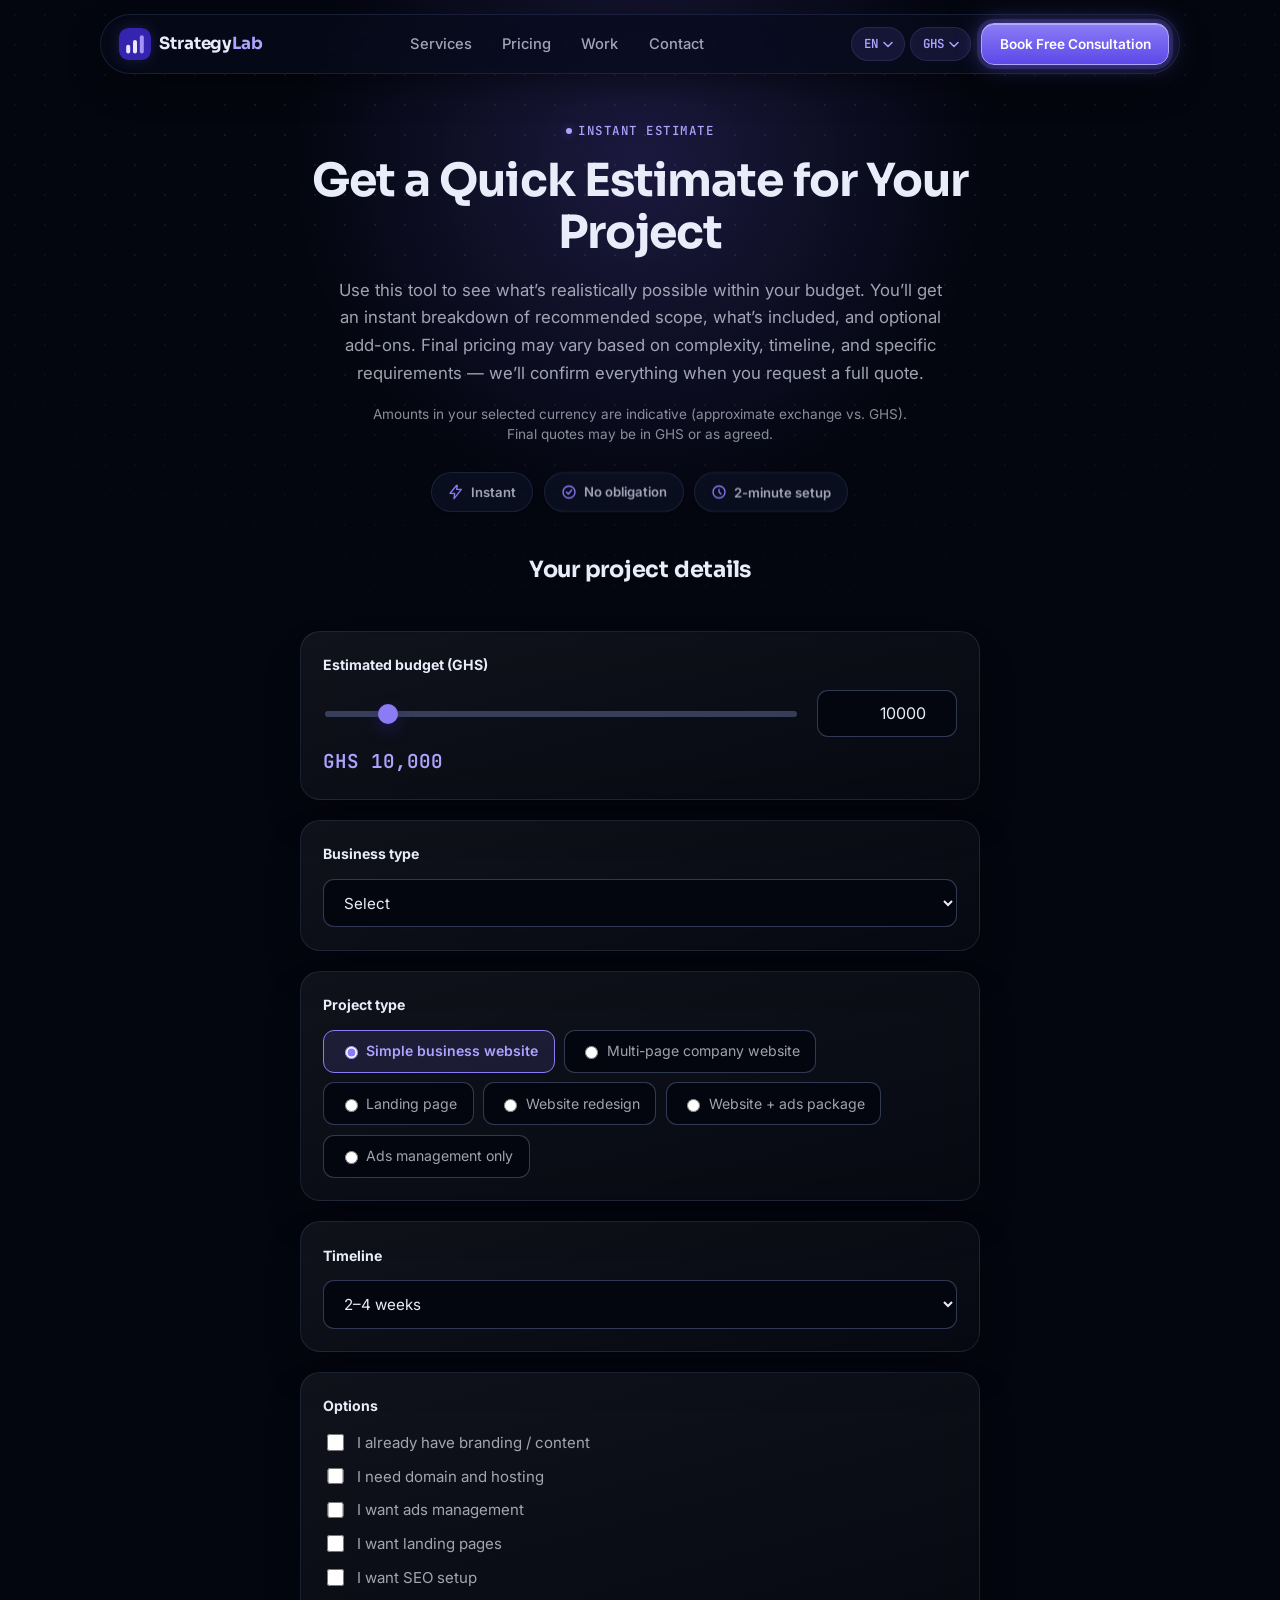
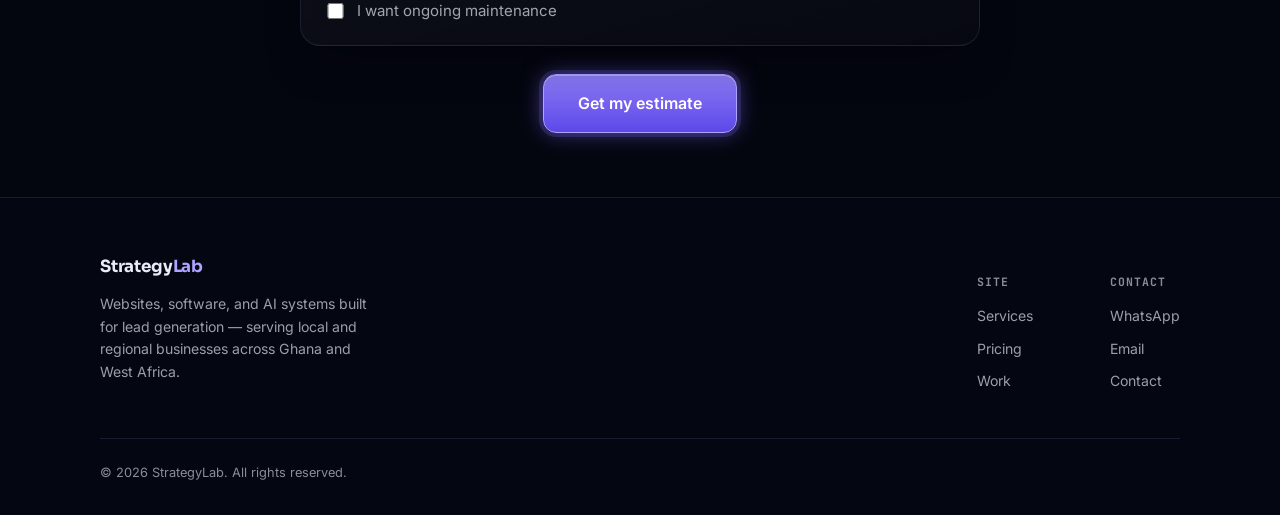
<file: get-a-quote/index.html>
<!DOCTYPE html>
<html lang="en">
<head>
  <meta charset="UTF-8">
  <meta name="viewport" content="width=device-width, initial-scale=1.0, viewport-fit=cover">
  <meta http-equiv="X-UA-Compatible" content="IE=edge">

  <!-- Google tag (gtag.js) -->
  <script async src="https://www.googletagmanager.com/gtag/js?id=G-2X0BZXXEEJ"></script>
  <script>
    window.dataLayer = window.dataLayer || [];
    function gtag(){dataLayer.push(arguments);}
    gtag('js', new Date());
    gtag('config', 'G-2X0BZXXEEJ');
  </script>

  <!-- Shown.io metrics -->
  <script defer src="https://shown.io/metrics/vg8VlELK0k" type="text/javascript"></script>

  <link rel="icon" href="data:image/svg+xml,%3Csvg xmlns='http://www.w3.org/2000/svg' viewBox='0 0 40 40'%3E%3Crect width='40' height='40' rx='11' fill='%233424B0'/%3E%3Crect x='9' y='21' width='5' height='11' rx='2.5' fill='%23E9E9F4'/%3E%3Crect x='17.5' y='15' width='5' height='17' rx='2.5' fill='%23E9E9F4'/%3E%3Crect x='26' y='9' width='5' height='23' rx='2.5' fill='%23A594F5'/%3E%3C/svg%3E" type="image/svg+xml">
  <title>Get a Quote | StrategyLab — Project Estimate</title>
  <meta name="description" content="Estimate your website, software, or ads project in minutes. See what fits your budget, then request a full quote from StrategyLab.">
  <link rel="canonical" href="https://strategylab.it.com/get-a-quote/">
  <meta name="theme-color" content="#04060F">
  <link rel="apple-touch-icon" href="../assets/apple-touch-icon.png">

  <!-- Social sharing (WhatsApp, Facebook, LinkedIn, X) -->
  <meta property="og:type" content="website">
  <meta property="og:site_name" content="StrategyLab">
  <meta property="og:title" content="Get a Quote | StrategyLab — Project Estimate">
  <meta property="og:description" content="Estimate your website, software, or ads project in minutes. See what fits your budget, then request a full quote.">
  <meta property="og:url" content="https://strategylab.it.com/get-a-quote/">
  <meta property="og:image" content="https://strategylab.it.com/assets/og-image.png">
  <meta property="og:image:width" content="1200">
  <meta property="og:image:height" content="630">
  <meta name="twitter:card" content="summary_large_image">
  <meta name="twitter:title" content="Get a Quote | StrategyLab — Project Estimate">
  <meta name="twitter:description" content="Estimate your website, software, or ads project in minutes. See what fits your budget, then request a full quote.">
  <meta name="twitter:image" content="https://strategylab.it.com/assets/og-image.png">

  <link rel="preconnect" href="https://fonts.googleapis.com">
  <link rel="preconnect" href="https://fonts.gstatic.com" crossorigin>
  <link href="https://fonts.googleapis.com/css2?family=Sora:wght@400;500;600;700;800&family=Inter:ital,wght@0,400;0,500;0,600;0,700;1,500&family=JetBrains+Mono:wght@400;500;600&display=swap" rel="stylesheet">
  <link rel="stylesheet" href="../theme.css">
  <link rel="stylesheet" href="../quote.css">
</head>
<body class="page-quote">
  <a href="#quote-main" class="skip-link" data-i18n="skip_quote">Skip to estimator</a>

  <!-- ===================== NAV ===================== -->
  <div class="nav-float-outer">
    <div class="nav-float">
      <a href="/" class="brand" data-i18n-aria="nav.home_aria" aria-label="StrategyLab home">
        <svg class="brand-mark" viewBox="0 0 40 40" fill="none" aria-hidden="true">
          <rect width="40" height="40" rx="11" fill="#3424B0"/>
          <rect x="9" y="21" width="5" height="11" rx="2.5" fill="#E9E9F4"/>
          <rect x="17.5" y="15" width="5" height="17" rx="2.5" fill="#E9E9F4"/>
          <rect x="26" y="9" width="5" height="23" rx="2.5" fill="#A594F5"/>
        </svg>
        <span class="brand-word">Strategy<span>Lab</span></span>
      </a>

      <nav class="nav-links" aria-label="Main navigation">
        <a href="/services" data-i18n="nav.services">Services</a>
        <a href="/pricing" data-i18n="nav.pricing">Pricing</a>
        <a href="/portfolio" data-i18n="nav.work">Work</a>
        <a href="/contact" data-i18n="nav.contact">Contact</a>
      </nav>

      <div class="nav-cta">
        <div class="nav-locale">
          <select class="locale-select" aria-label="Language">
            <option value="en">EN</option>
            <option value="fr">FR</option>
          </select>
          <select class="currency-select" aria-label="Currency">
            <option value="GHS">GHS</option>
            <option value="XOF">CFA</option>
            <option value="USD">USD</option>
            <option value="EUR">EUR</option>
          </select>
        </div>
        <a href="/contact" class="btn btn-primary btn-sm">
          <svg class="short-icon" viewBox="0 0 24 24" fill="none" stroke="currentColor" stroke-width="2" stroke-linecap="round" stroke-linejoin="round" aria-hidden="true"><path d="M13 2L3 14h7l-1 8 11-14h-7l1-6z"/></svg>
          <span class="long" data-i18n="nav.book">Book Free Consultation</span>
        </a>
        <button class="nav-menu-btn" type="button" aria-expanded="false" aria-controls="mobile-nav" data-i18n-aria="nav.menu" aria-label="Toggle menu">
          <svg class="icon-menu" viewBox="0 0 24 24" fill="none" stroke="currentColor" stroke-width="2" stroke-linecap="round"><path d="M4 7h16M4 12h16M4 17h16"/></svg>
          <svg class="icon-close" viewBox="0 0 24 24" fill="none" stroke="currentColor" stroke-width="2" stroke-linecap="round"><path d="M6 6l12 12M18 6L6 18"/></svg>
        </button>
      </div>
    </div>
  </div>

  <div class="nav-mobile" id="mobile-nav">
    <a href="/services" data-i18n="nav.services">Services</a>
    <a href="/pricing" data-i18n="nav.pricing">Pricing</a>
    <a href="/portfolio" data-i18n="nav.work">Work</a>
    <a href="/contact" data-i18n="nav.contact">Contact</a>
    <div class="nav-mobile-locale">
      <select class="locale-select" aria-label="Language">
        <option value="en">English</option>
        <option value="fr">Français</option>
      </select>
      <select class="currency-select" aria-label="Currency">
        <option value="GHS">GHS</option>
        <option value="XOF">CFA</option>
        <option value="USD">USD</option>
        <option value="EUR">EUR</option>
      </select>
    </div>
    <a href="/contact" class="btn btn-primary btn-block" data-i18n="nav.book">Book Free Consultation</a>
  </div>

  <main id="quote-main" class="quote-main" role="main">

    <!-- ===================== INTRO ===================== -->
    <section class="quote-intro">
      <div class="container container-narrow">
        <span class="eyebrow" data-i18n="quote_page.eyebrow">Instant estimate</span>
        <h1 class="quote-title" data-i18n="quote_page.h1">Get a Quick Estimate for Your Project</h1>
        <p class="quote-intro-desc" data-i18n="quote_page.intro">
          Use this tool to see what's realistically possible within your budget. You'll get an instant breakdown of recommended scope, what's included, and optional add-ons. Final pricing may vary based on complexity, timeline, and specific requirements — we'll confirm everything when you request a full quote.
        </p>
        <p class="quote-currency-note" data-i18n="common.currency_note">Amounts in your selected currency are indicative (approximate exchange vs. GHS).</p>
        <div class="quote-badges" aria-hidden="true">
          <span class="quote-badge floaty-wrap" style="--delay:-1s"><svg viewBox="0 0 24 24" fill="none" stroke="currentColor" stroke-width="2" stroke-linecap="round" stroke-linejoin="round"><path d="M13 2L3 14h7l-1 8 11-14h-7l1-6z"/></svg> Instant</span>
          <span class="quote-badge floaty-wrap" style="--delay:-3s"><svg viewBox="0 0 24 24" fill="none" stroke="currentColor" stroke-width="2" stroke-linecap="round" stroke-linejoin="round"><circle cx="12" cy="12" r="9"/><path d="M8 12l3 3 5-6"/></svg> No obligation</span>
          <span class="quote-badge floaty-wrap" style="--delay:-5s"><svg viewBox="0 0 24 24" fill="none" stroke="currentColor" stroke-width="2" stroke-linecap="round" stroke-linejoin="round"><path d="M12 8v4l3 3"/><circle cx="12" cy="12" r="9"/></svg> 2-minute setup</span>
        </div>
      </div>
    </section>

    <!-- ===================== ESTIMATOR FORM ===================== -->
    <section class="quote-form-section" id="quote-form-section">
      <div class="container">
        <form id="quote-estimator" class="quote-estimator" aria-labelledby="estimator-heading">
          <h2 id="estimator-heading" class="quote-section-title" data-i18n="quote_page.estimator_h2">Your project details</h2>

          <div class="card quote-card">
            <label class="quote-label" for="budget-slider" id="budget-label-tpl" data-i18n-tpl="quote_page.budget_label">Estimated budget (GHS)</label>
            <div class="budget-row">
              <input type="range" id="budget-slider" class="budget-slider" min="800" max="80000" step="100" value="10000" aria-valuetext="GHS 10,000">
              <input type="number" id="budget-input" class="budget-input" min="800" max="150000" step="100" value="10000" aria-label="Budget amount in GHS">
            </div>
            <p class="budget-display" id="budget-display" aria-live="polite">GHS 10,000</p>
          </div>

          <div class="card quote-card">
            <label class="quote-label" for="business-type" data-i18n="quote_page.biz_type">Business type</label>
            <select id="business-type" name="business_type">
              <option value="" data-i18n="quote_page.select">Select</option>
              <option value="gym" data-i18n="quote_page.biz_gym">Gym / Fitness</option>
              <option value="school" data-i18n="quote_page.biz_school">School / Training</option>
              <option value="restaurant" data-i18n="quote_page.biz_rest">Restaurant / Food</option>
              <option value="clinic" data-i18n="quote_page.biz_clinic">Clinic / Health</option>
              <option value="salon" data-i18n="quote_page.biz_salon">Salon / Beauty</option>
              <option value="realestate" data-i18n="quote_page.biz_re">Real estate</option>
              <option value="events" data-i18n="quote_page.biz_events">Events / Entertainment</option>
              <option value="other" data-i18n="quote_page.biz_other">Other</option>
            </select>
          </div>

          <div class="card quote-card">
            <span class="quote-label" data-i18n="quote_page.proj_type">Project type</span>
            <div class="option-grid" role="group" data-i18n-aria="quote_page.proj_type_aria" aria-label="Project type">
              <label class="option-chip"><input type="radio" name="project_type" value="simple-website" checked> <span data-i18n="quote_page.pt_simple">Simple business website</span></label>
              <label class="option-chip"><input type="radio" name="project_type" value="multi-page"> <span data-i18n="quote_page.pt_multi">Multi-page company website</span></label>
              <label class="option-chip"><input type="radio" name="project_type" value="landing"> <span data-i18n="quote_page.pt_land">Landing page</span></label>
              <label class="option-chip"><input type="radio" name="project_type" value="redesign"> <span data-i18n="quote_page.pt_redesign">Website redesign</span></label>
              <label class="option-chip"><input type="radio" name="project_type" value="website-ads"> <span data-i18n="quote_page.pt_webads">Website + ads package</span></label>
              <label class="option-chip"><input type="radio" name="project_type" value="ads-only"> <span data-i18n="quote_page.pt_ads">Ads management only</span></label>
            </div>
          </div>

          <div class="card quote-card">
            <label class="quote-label" for="timeline" data-i18n="quote_page.timeline">Timeline</label>
            <select id="timeline" name="timeline">
              <option value="1-2" data-i18n="quote_page.tl_12">1–2 weeks</option>
              <option value="2-4" selected data-i18n="quote_page.tl_24">2–4 weeks</option>
              <option value="4-8" data-i18n="quote_page.tl_48">4–8 weeks</option>
              <option value="flexible" data-i18n="quote_page.tl_flex">Flexible</option>
            </select>
          </div>

          <div class="card quote-card">
            <span class="quote-label" data-i18n="quote_page.options">Options</span>
            <div class="checkbox-group">
              <label class="checkbox-label"><input type="checkbox" name="has_branding" id="has-branding"> <span data-i18n="quote_page.opt_brand">I already have branding / content</span></label>
              <label class="checkbox-label"><input type="checkbox" name="need_domain_hosting" id="need-domain-hosting"> <span data-i18n="quote_page.opt_host">I need domain and hosting</span></label>
              <label class="checkbox-label"><input type="checkbox" name="want_ads" id="want-ads"> <span data-i18n="quote_page.opt_ads">I want ads management</span></label>
              <label class="checkbox-label"><input type="checkbox" name="want_landing_pages" id="want-landing-pages"> <span data-i18n="quote_page.opt_land">I want landing pages</span></label>
              <label class="checkbox-label"><input type="checkbox" name="want_seo" id="want-seo"> <span data-i18n="quote_page.opt_seo">I want SEO setup</span></label>
              <label class="checkbox-label"><input type="checkbox" name="want_maintenance" id="want-maintenance"> <span data-i18n="quote_page.opt_maint">I want ongoing maintenance</span></label>
            </div>
          </div>

          <div class="quote-actions">
            <button type="submit" class="btn btn-primary btn-lg" data-i18n="quote_page.submit_est">Get my estimate</button>
          </div>
        </form>
      </div>
    </section>

    <!-- ===================== LOADING ===================== -->
    <section class="quote-loading" id="quote-loading" aria-live="polite" hidden>
      <div class="container container-narrow">
        <div class="loading-content">
          <div class="loading-spinner" aria-hidden="true"></div>
          <p class="loading-text" id="loading-text">Reviewing your requirements...</p>
        </div>
      </div>
    </section>

    <!-- ===================== RESULTS ===================== -->
    <section class="quote-results" id="quote-results" hidden>
      <div class="container container-narrow">
        <h2 class="quote-section-title" data-i18n="quote_page.results_h2">Your estimate</h2>
        <div class="card results-card" id="results-card">
          <p class="results-package accent" id="results-package"></p>
          <p class="results-range" id="results-range" hidden></p>
          <dl class="results-list" id="results-included"></dl>
          <dl class="results-list results-list--excluded" id="results-excluded"></dl>
          <dl class="results-list results-list--addons" id="results-addons"></dl>
          <p class="results-timeline" id="results-timeline"></p>
          <p class="results-next" id="results-next"></p>
        </div>

        <div class="card quote-card quote-third-party" id="quote-third-party">
          <h3 class="quote-subtitle" data-i18n="quote_page.third_h3">Third-party &amp; ongoing costs</h3>
          <dl class="results-list" id="results-third-party"></dl>
          <p class="third-party-note" id="third-party-ads-note"></p>
        </div>

        <div class="card quote-card quote-transparency">
          <h3 class="quote-subtitle" data-i18n="quote_page.trans_h3">Important to know</h3>
          <ul class="transparency-list">
            <li data-i18n-html="quote_page.trans1_html">This is an <strong>estimate</strong>, not a final invoice. Final pricing depends on scope agreed in discovery.</li>
            <li data-i18n="quote_page.trans2">Strategy, copywriting, custom integrations, large page counts, and rush delivery may affect pricing.</li>
            <li data-i18n-html="quote_page.trans3_html"><strong>Ad spend is separate</strong> from our management fees — you control the ad budget.</li>
            <li data-i18n="quote_page.trans4">Domain and hosting are third-party costs; we can recommend and set them up for you.</li>
          </ul>
        </div>

        <div class="quote-ctas">
          <a href="#quote-lead-capture" class="btn btn-primary" data-i18n="quote_page.cta_quote">Request full quote</a>
          <a href="https://wa.me/233530402249?text=Hi%20StrategyLab!%20I%27d%20like%20to%20discuss%20a%20project." id="quote-wa-cta" class="btn btn-whatsapp" target="_blank" rel="noopener noreferrer" data-i18n="quote_page.cta_wa">Chat on WhatsApp</a>
          <a href="/contact" class="btn btn-outline" data-i18n="quote_page.cta_book">Book a free consultation</a>
        </div>

        <div class="card quote-card quote-lead-capture" id="quote-lead-capture" hidden>
          <h3 class="quote-subtitle" data-i18n="quote_page.lead_h3">Send this estimate to my inbox</h3>
          <p class="quote-lead-desc" data-i18n="quote_page.lead_desc">We'll email your estimate and follow up to discuss your project.</p>
          <form id="quote-lead-form" action="https://formspree.io/f/xjgayrwe" method="post" data-i18n-aria="quote_page.lead_form_aria" aria-label="Send estimate form">
            <input type="hidden" name="_subject" value="StrategyLab – Quote estimate request">
            <input type="hidden" name="estimate_summary" id="lead-estimate-summary">
            <input type="hidden" name="visitor_locale" value="" data-sync-locale>
            <input type="hidden" name="visitor_currency" value="" data-sync-currency>
            <label for="lead-name" data-i18n="quote_page.lbl_lead_name">Name</label>
            <input type="text" id="lead-name" name="name" required data-i18n-placeholder="quote_page.ph_lead_name" placeholder="Your name" autocomplete="name">
            <label for="lead-business" data-i18n="quote_page.lbl_lead_biz">Business name</label>
            <input type="text" id="lead-business" name="business" data-i18n-placeholder="quote_page.ph_lead_biz" placeholder="Your business" autocomplete="organization">
            <label for="lead-email" data-i18n="quote_page.lbl_lead_email">Email</label>
            <input type="email" id="lead-email" name="email" required placeholder="you@company.com" autocomplete="email">
            <label for="lead-phone" data-i18n="quote_page.lbl_lead_phone">Phone / WhatsApp</label>
            <input type="tel" id="lead-phone" name="phone" placeholder="+233 ..." autocomplete="tel">
            <label for="lead-goal" data-i18n="quote_page.lbl_lead_goal">Project goal (short)</label>
            <input type="text" id="lead-goal" name="project_goal" data-i18n-placeholder="quote_page.ph_lead_goal" placeholder="e.g. more inquiries, bookings" autocomplete="off">
            <button type="submit" class="btn btn-primary btn-block" data-i18n="quote_page.lead_submit">Send my estimate</button>
            <p class="form-status" id="lead-form-status" aria-live="polite"></p>
          </form>
        </div>
      </div>
    </section>
  </main>

  <!-- ===================== FOOTER ===================== -->
  <footer class="site-footer">
    <div class="container">
      <div class="footer-top">
        <div class="footer-brand">
          <a href="/" data-i18n-aria="nav.home_aria" aria-label="StrategyLab home">
            <span class="brand-word">Strategy<span style="color:var(--accent-bright)">Lab</span></span>
          </a>
          <p data-i18n="home.footer.tagline">Websites, software, and AI systems built for lead generation — serving local and regional businesses across Ghana and West Africa.</p>
        </div>
        <div class="footer-cols">
          <div class="footer-col">
            <h5 data-i18n="home.footer.col_site">Site</h5>
            <a href="/services" data-i18n="nav.services">Services</a>
            <a href="/pricing" data-i18n="nav.pricing">Pricing</a>
            <a href="/portfolio" data-i18n="nav.work">Work</a>
          </div>
          <div class="footer-col">
            <h5 data-i18n="home.footer.col_contact">Contact</h5>
            <a href="https://wa.me/233530402249?text=Hi%20StrategyLab!%20I%27d%20like%20to%20discuss%20a%20project." data-i18n="contact.wa">WhatsApp</a>
            <a href="mailto:bakorodolph@gmail.com" data-i18n="contact.em">Email</a>
            <a href="/contact" data-i18n="nav.contact">Contact</a>
          </div>
        </div>
      </div>
      <div class="footer-bottom">
        <span>&copy; <span data-year>2026</span> StrategyLab. <span data-i18n="home.footer.rights">All rights reserved.</span></span>
      </div>
    </div>
  </footer>

  <script src="../i18n.js"></script>
  <script src="../main.js"></script>
  <script defer src="../quote.js"></script>
</body>
</html>
</file>
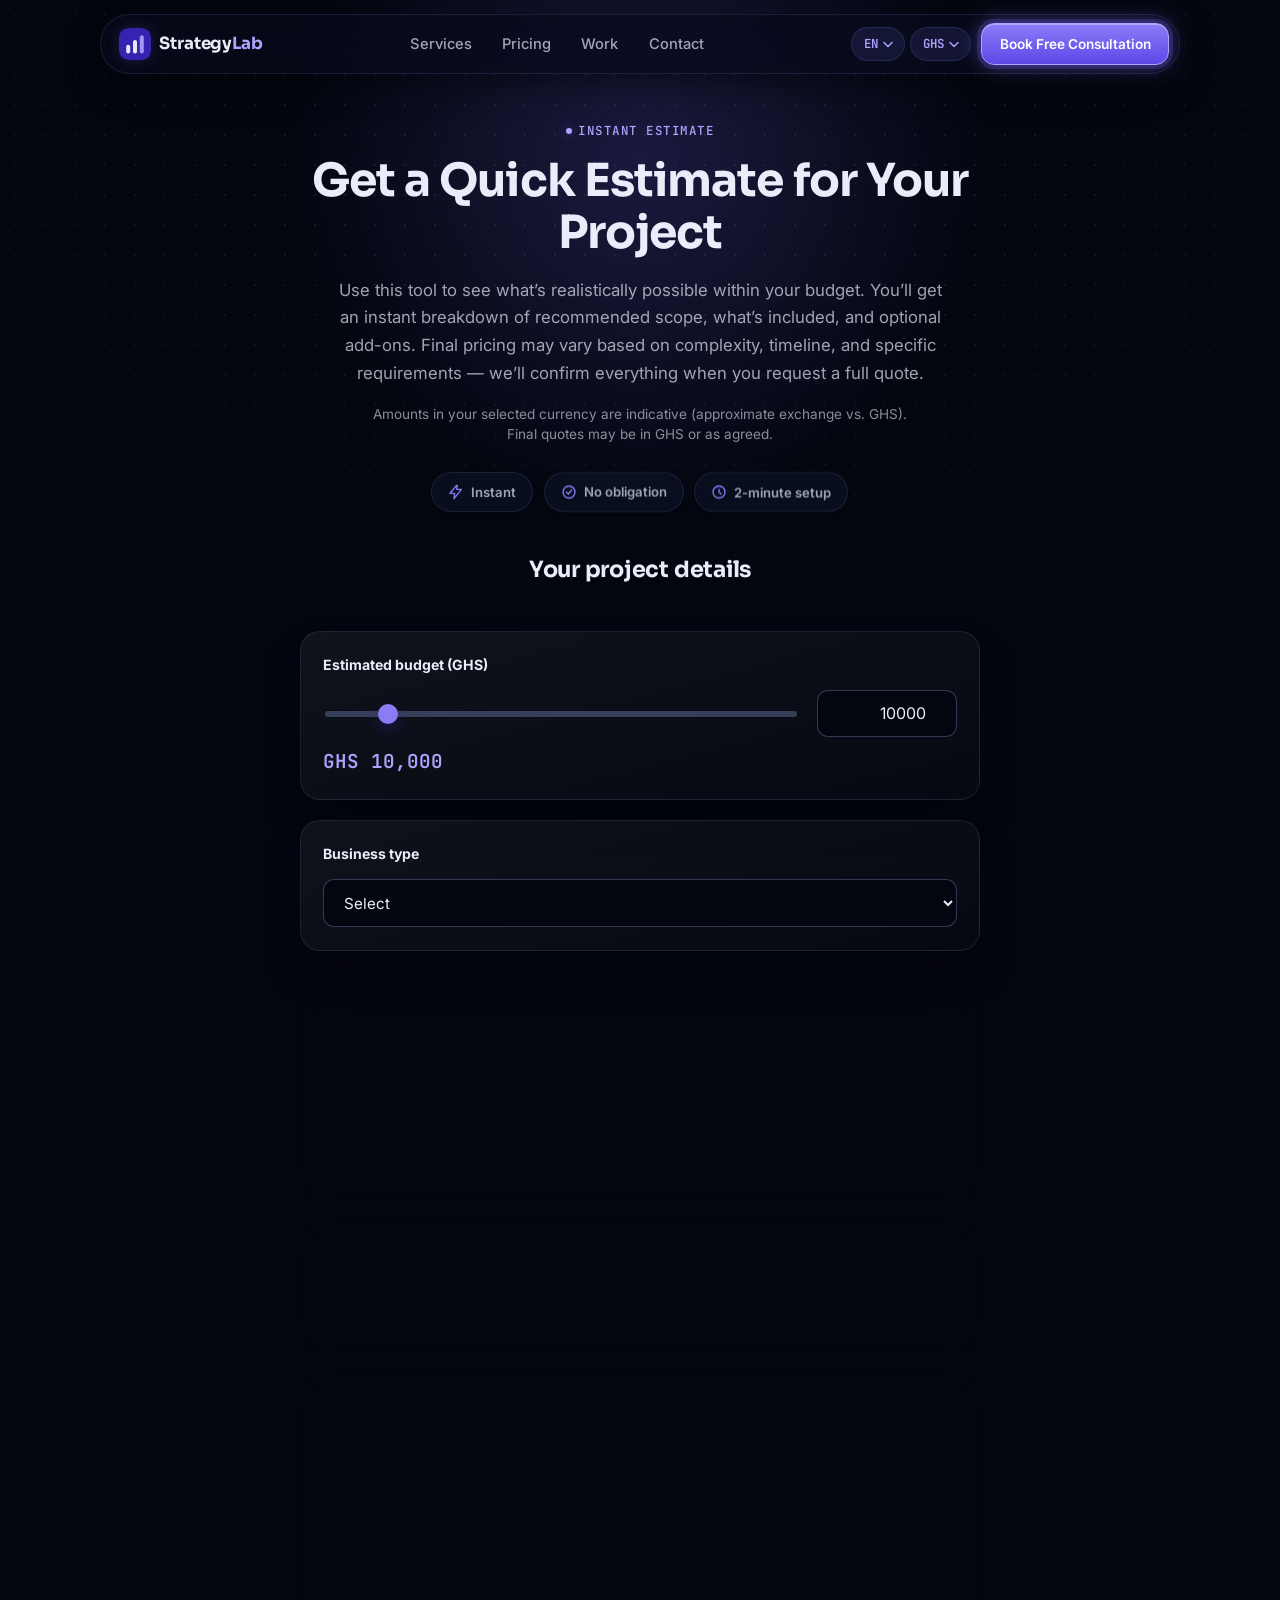
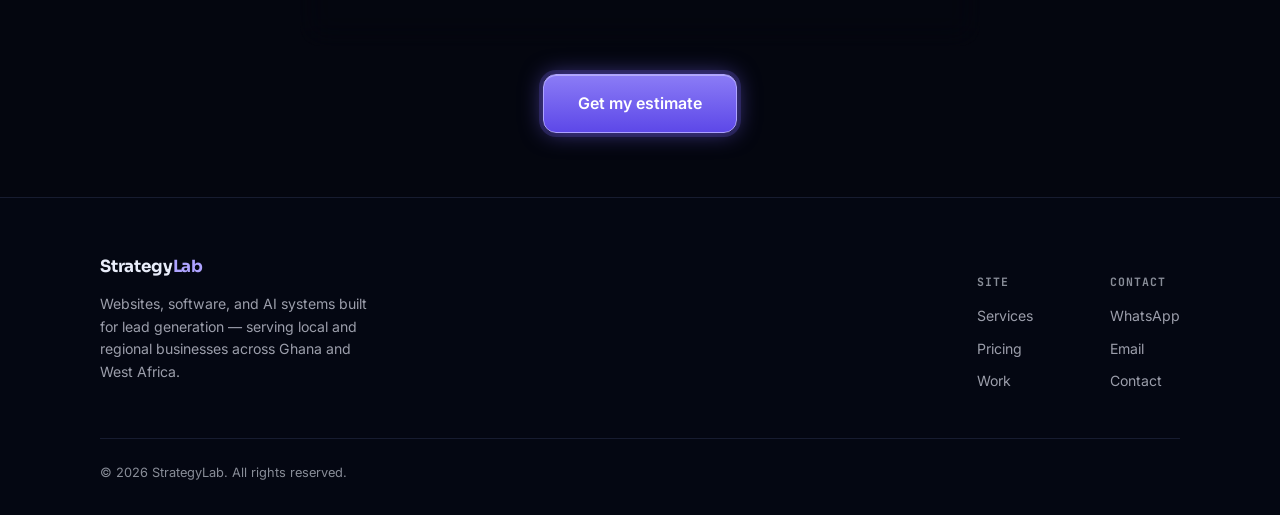
<file: get-a-quote.html>
<!DOCTYPE html>
<html lang="en">
<head>
  <meta charset="UTF-8">
  <meta name="viewport" content="width=device-width, initial-scale=1.0, viewport-fit=cover">
  <meta http-equiv="X-UA-Compatible" content="IE=edge">

  <!-- Google tag (gtag.js) -->
  <script async src="https://www.googletagmanager.com/gtag/js?id=G-2X0BZXXEEJ"></script>
  <script>
    window.dataLayer = window.dataLayer || [];
    function gtag(){dataLayer.push(arguments);}
    gtag('js', new Date());
    gtag('config', 'G-2X0BZXXEEJ');
  </script>

  <!-- Shown.io metrics -->
  <script defer src="https://shown.io/metrics/vg8VlELK0k" type="text/javascript"></script>

  <link rel="icon" href="data:image/svg+xml,%3Csvg xmlns='http://www.w3.org/2000/svg' viewBox='0 0 40 40'%3E%3Crect width='40' height='40' rx='11' fill='%233424B0'/%3E%3Crect x='9' y='21' width='5' height='11' rx='2.5' fill='%23E9E9F4'/%3E%3Crect x='17.5' y='15' width='5' height='17' rx='2.5' fill='%23E9E9F4'/%3E%3Crect x='26' y='9' width='5' height='23' rx='2.5' fill='%23A594F5'/%3E%3C/svg%3E" type="image/svg+xml">
  <title>Get a Quote | StrategyLab — Project Estimate</title>
  <meta name="description" content="Estimate your website, software, or ads project in minutes. See what fits your budget, then request a full quote from StrategyLab.">
  <link rel="canonical" href="https://strategylab.it.com/get-a-quote.html">

  <link rel="preconnect" href="https://fonts.googleapis.com">
  <link rel="preconnect" href="https://fonts.gstatic.com" crossorigin>
  <link href="https://fonts.googleapis.com/css2?family=Sora:wght@400;500;600;700;800&family=Inter:ital,wght@0,400;0,500;0,600;0,700;1,500&family=JetBrains+Mono:wght@400;500;600&display=swap" rel="stylesheet">
  <link rel="stylesheet" href="theme.css">
  <link rel="stylesheet" href="quote.css">
</head>
<body class="page-quote">
  <a href="#quote-main" class="skip-link" data-i18n="skip_quote">Skip to estimator</a>

  <!-- ===================== NAV ===================== -->
  <div class="nav-float-outer">
    <div class="nav-float">
      <a href="index.html" class="brand" data-i18n-aria="nav.home_aria" aria-label="StrategyLab home">
        <svg class="brand-mark" viewBox="0 0 40 40" fill="none" aria-hidden="true">
          <rect width="40" height="40" rx="11" fill="#3424B0"/>
          <rect x="9" y="21" width="5" height="11" rx="2.5" fill="#E9E9F4"/>
          <rect x="17.5" y="15" width="5" height="17" rx="2.5" fill="#E9E9F4"/>
          <rect x="26" y="9" width="5" height="23" rx="2.5" fill="#A594F5"/>
        </svg>
        <span class="brand-word">Strategy<span>Lab</span></span>
      </a>

      <nav class="nav-links" aria-label="Main navigation">
        <a href="index.html#services" data-i18n="nav.services">Services</a>
        <a href="index.html#pricing" data-i18n="nav.pricing">Pricing</a>
        <a href="index.html#portfolio" data-i18n="nav.work">Work</a>
        <a href="index.html#contact" data-i18n="nav.contact">Contact</a>
      </nav>

      <div class="nav-cta">
        <div class="nav-locale">
          <select class="locale-select" aria-label="Language">
            <option value="en">EN</option>
            <option value="fr">FR</option>
          </select>
          <select class="currency-select" aria-label="Currency">
            <option value="GHS">GHS</option>
            <option value="XOF">CFA</option>
          </select>
        </div>
        <a href="index.html#contact" class="btn btn-primary btn-sm">
          <span class="long" data-i18n="nav.book">Book Free Consultation</span>
        </a>
        <button class="nav-menu-btn" type="button" aria-expanded="false" aria-controls="mobile-nav" data-i18n-aria="nav.menu" aria-label="Toggle menu">
          <svg viewBox="0 0 24 24" fill="none" stroke="currentColor" stroke-width="2" stroke-linecap="round"><path d="M4 7h16M4 12h16M4 17h16"/></svg>
        </button>
      </div>
    </div>
  </div>

  <div class="nav-mobile" id="mobile-nav">
    <a href="index.html#services" data-i18n="nav.services">Services</a>
    <a href="index.html#pricing" data-i18n="nav.pricing">Pricing</a>
    <a href="index.html#portfolio" data-i18n="nav.work">Work</a>
    <a href="index.html#contact" data-i18n="nav.contact">Contact</a>
    <div class="nav-mobile-locale">
      <select class="locale-select" aria-label="Language">
        <option value="en">English</option>
        <option value="fr">Français</option>
      </select>
      <select class="currency-select" aria-label="Currency">
        <option value="GHS">GHS</option>
        <option value="XOF">CFA</option>
      </select>
    </div>
    <a href="index.html#contact" class="btn btn-primary btn-block" data-i18n="nav.book">Book Free Consultation</a>
  </div>

  <main id="quote-main" class="quote-main" role="main">

    <!-- ===================== INTRO ===================== -->
    <section class="quote-intro">
      <div class="container container-narrow">
        <span class="eyebrow" data-i18n="quote_page.eyebrow">Instant estimate</span>
        <h1 class="quote-title" data-i18n="quote_page.h1">Get a Quick Estimate for Your Project</h1>
        <p class="quote-intro-desc" data-i18n="quote_page.intro">
          Use this tool to see what's realistically possible within your budget. You'll get an instant breakdown of recommended scope, what's included, and optional add-ons. Final pricing may vary based on complexity, timeline, and specific requirements — we'll confirm everything when you request a full quote.
        </p>
        <p class="quote-currency-note" data-i18n="common.currency_note">Amounts in your selected currency are indicative (approximate exchange vs. GHS).</p>
        <div class="quote-badges" aria-hidden="true">
          <span class="quote-badge floaty-wrap" style="--delay:-1s"><svg viewBox="0 0 24 24" fill="none" stroke="currentColor" stroke-width="2" stroke-linecap="round" stroke-linejoin="round"><path d="M13 2L3 14h7l-1 8 11-14h-7l1-6z"/></svg> Instant</span>
          <span class="quote-badge floaty-wrap" style="--delay:-3s"><svg viewBox="0 0 24 24" fill="none" stroke="currentColor" stroke-width="2" stroke-linecap="round" stroke-linejoin="round"><circle cx="12" cy="12" r="9"/><path d="M8 12l3 3 5-6"/></svg> No obligation</span>
          <span class="quote-badge floaty-wrap" style="--delay:-5s"><svg viewBox="0 0 24 24" fill="none" stroke="currentColor" stroke-width="2" stroke-linecap="round" stroke-linejoin="round"><path d="M12 8v4l3 3"/><circle cx="12" cy="12" r="9"/></svg> 2-minute setup</span>
        </div>
      </div>
    </section>

    <!-- ===================== ESTIMATOR FORM ===================== -->
    <section class="quote-form-section" id="quote-form-section">
      <div class="container">
        <form id="quote-estimator" class="quote-estimator" aria-labelledby="estimator-heading">
          <h2 id="estimator-heading" class="quote-section-title" data-i18n="quote_page.estimator_h2">Your project details</h2>

          <div class="card quote-card">
            <label class="quote-label" for="budget-slider" id="budget-label-tpl" data-i18n-tpl="quote_page.budget_label">Estimated budget (GHS)</label>
            <div class="budget-row">
              <input type="range" id="budget-slider" class="budget-slider" min="800" max="80000" step="100" value="10000" aria-valuetext="GHS 10,000">
              <input type="number" id="budget-input" class="budget-input" min="800" max="150000" step="100" value="10000" aria-label="Budget amount in GHS">
            </div>
            <p class="budget-display" id="budget-display" aria-live="polite">GHS 10,000</p>
          </div>

          <div class="card quote-card">
            <label class="quote-label" for="business-type" data-i18n="quote_page.biz_type">Business type</label>
            <select id="business-type" name="business_type">
              <option value="" data-i18n="quote_page.select">Select</option>
              <option value="gym" data-i18n="quote_page.biz_gym">Gym / Fitness</option>
              <option value="school" data-i18n="quote_page.biz_school">School / Training</option>
              <option value="restaurant" data-i18n="quote_page.biz_rest">Restaurant / Food</option>
              <option value="clinic" data-i18n="quote_page.biz_clinic">Clinic / Health</option>
              <option value="salon" data-i18n="quote_page.biz_salon">Salon / Beauty</option>
              <option value="realestate" data-i18n="quote_page.biz_re">Real estate</option>
              <option value="events" data-i18n="quote_page.biz_events">Events / Entertainment</option>
              <option value="other" data-i18n="quote_page.biz_other">Other</option>
            </select>
          </div>

          <div class="card quote-card">
            <span class="quote-label" data-i18n="quote_page.proj_type">Project type</span>
            <div class="option-grid" role="group" data-i18n-aria="quote_page.proj_type_aria" aria-label="Project type">
              <label class="option-chip"><input type="radio" name="project_type" value="simple-website" checked> <span data-i18n="quote_page.pt_simple">Simple business website</span></label>
              <label class="option-chip"><input type="radio" name="project_type" value="multi-page"> <span data-i18n="quote_page.pt_multi">Multi-page company website</span></label>
              <label class="option-chip"><input type="radio" name="project_type" value="landing"> <span data-i18n="quote_page.pt_land">Landing page</span></label>
              <label class="option-chip"><input type="radio" name="project_type" value="redesign"> <span data-i18n="quote_page.pt_redesign">Website redesign</span></label>
              <label class="option-chip"><input type="radio" name="project_type" value="website-ads"> <span data-i18n="quote_page.pt_webads">Website + ads package</span></label>
              <label class="option-chip"><input type="radio" name="project_type" value="ads-only"> <span data-i18n="quote_page.pt_ads">Ads management only</span></label>
            </div>
          </div>

          <div class="card quote-card">
            <label class="quote-label" for="timeline" data-i18n="quote_page.timeline">Timeline</label>
            <select id="timeline" name="timeline">
              <option value="1-2" data-i18n="quote_page.tl_12">1–2 weeks</option>
              <option value="2-4" selected data-i18n="quote_page.tl_24">2–4 weeks</option>
              <option value="4-8" data-i18n="quote_page.tl_48">4–8 weeks</option>
              <option value="flexible" data-i18n="quote_page.tl_flex">Flexible</option>
            </select>
          </div>

          <div class="card quote-card">
            <span class="quote-label" data-i18n="quote_page.options">Options</span>
            <div class="checkbox-group">
              <label class="checkbox-label"><input type="checkbox" name="has_branding" id="has-branding"> <span data-i18n="quote_page.opt_brand">I already have branding / content</span></label>
              <label class="checkbox-label"><input type="checkbox" name="need_domain_hosting" id="need-domain-hosting"> <span data-i18n="quote_page.opt_host">I need domain and hosting</span></label>
              <label class="checkbox-label"><input type="checkbox" name="want_ads" id="want-ads"> <span data-i18n="quote_page.opt_ads">I want ads management</span></label>
              <label class="checkbox-label"><input type="checkbox" name="want_landing_pages" id="want-landing-pages"> <span data-i18n="quote_page.opt_land">I want landing pages</span></label>
              <label class="checkbox-label"><input type="checkbox" name="want_seo" id="want-seo"> <span data-i18n="quote_page.opt_seo">I want SEO setup</span></label>
              <label class="checkbox-label"><input type="checkbox" name="want_maintenance" id="want-maintenance"> <span data-i18n="quote_page.opt_maint">I want ongoing maintenance</span></label>
            </div>
          </div>

          <div class="quote-actions">
            <button type="submit" class="btn btn-primary btn-lg" data-i18n="quote_page.submit_est">Get my estimate</button>
          </div>
        </form>
      </div>
    </section>

    <!-- ===================== LOADING ===================== -->
    <section class="quote-loading" id="quote-loading" aria-live="polite" hidden>
      <div class="container container-narrow">
        <div class="loading-content">
          <div class="loading-spinner" aria-hidden="true"></div>
          <p class="loading-text" id="loading-text">Reviewing your requirements...</p>
        </div>
      </div>
    </section>

    <!-- ===================== RESULTS ===================== -->
    <section class="quote-results" id="quote-results" hidden>
      <div class="container container-narrow">
        <h2 class="quote-section-title" data-i18n="quote_page.results_h2">Your estimate</h2>
        <div class="card results-card" id="results-card">
          <p class="results-package accent" id="results-package"></p>
          <dl class="results-list" id="results-included"></dl>
          <dl class="results-list results-list--excluded" id="results-excluded"></dl>
          <dl class="results-list results-list--addons" id="results-addons"></dl>
          <p class="results-timeline" id="results-timeline"></p>
          <p class="results-next" id="results-next"></p>
        </div>

        <div class="card quote-card quote-third-party" id="quote-third-party">
          <h3 class="quote-subtitle" data-i18n="quote_page.third_h3">Third-party &amp; ongoing costs</h3>
          <dl class="results-list" id="results-third-party"></dl>
          <p class="third-party-note" id="third-party-ads-note"></p>
        </div>

        <div class="card quote-card quote-transparency">
          <h3 class="quote-subtitle" data-i18n="quote_page.trans_h3">Important to know</h3>
          <ul class="transparency-list">
            <li data-i18n-html="quote_page.trans1_html">This is an <strong>estimate</strong>, not a final invoice. Final pricing depends on scope agreed in discovery.</li>
            <li data-i18n="quote_page.trans2">Strategy, copywriting, custom integrations, large page counts, and rush delivery may affect pricing.</li>
            <li data-i18n-html="quote_page.trans3_html"><strong>Ad spend is separate</strong> from our management fees — you control the ad budget.</li>
            <li data-i18n="quote_page.trans4">Domain and hosting are third-party costs; we can recommend and set them up for you.</li>
          </ul>
        </div>

        <div class="quote-ctas">
          <a href="index.html#contact" class="btn btn-primary" data-i18n="quote_page.cta_quote">Request full quote</a>
          <a href="index.html#contact" class="btn btn-outline" data-i18n="quote_page.cta_book">Book a free consultation</a>
          <a href="https://wa.me/233530402249" class="btn btn-whatsapp" target="_blank" rel="noopener noreferrer" data-i18n="quote_page.cta_wa">Chat on WhatsApp</a>
          <button type="button" class="btn btn-outline" id="btn-send-estimate" data-i18n="quote_page.btn_send">Send me this estimate</button>
        </div>

        <div class="card quote-card quote-lead-capture" id="quote-lead-capture" hidden>
          <h3 class="quote-subtitle" data-i18n="quote_page.lead_h3">Send this estimate to my inbox</h3>
          <p class="quote-lead-desc" data-i18n="quote_page.lead_desc">We'll email your estimate and follow up to discuss your project.</p>
          <form id="quote-lead-form" action="https://formspree.io/f/xjgayrwe" method="post" data-i18n-aria="quote_page.lead_form_aria" aria-label="Send estimate form">
            <input type="hidden" name="_subject" value="StrategyLab – Quote estimate request">
            <input type="hidden" name="estimate_summary" id="lead-estimate-summary">
            <input type="hidden" name="visitor_locale" value="" data-sync-locale>
            <input type="hidden" name="visitor_currency" value="" data-sync-currency>
            <label for="lead-name" data-i18n="quote_page.lbl_lead_name">Name</label>
            <input type="text" id="lead-name" name="name" required data-i18n-placeholder="quote_page.ph_lead_name" placeholder="Your name" autocomplete="name">
            <label for="lead-business" data-i18n="quote_page.lbl_lead_biz">Business name</label>
            <input type="text" id="lead-business" name="business" data-i18n-placeholder="quote_page.ph_lead_biz" placeholder="Your business" autocomplete="organization">
            <label for="lead-email" data-i18n="quote_page.lbl_lead_email">Email</label>
            <input type="email" id="lead-email" name="email" required placeholder="you@company.com" autocomplete="email">
            <label for="lead-phone" data-i18n="quote_page.lbl_lead_phone">Phone / WhatsApp</label>
            <input type="tel" id="lead-phone" name="phone" placeholder="+233 ..." autocomplete="tel">
            <label for="lead-goal" data-i18n="quote_page.lbl_lead_goal">Project goal (short)</label>
            <input type="text" id="lead-goal" name="project_goal" data-i18n-placeholder="quote_page.ph_lead_goal" placeholder="e.g. more inquiries, bookings" autocomplete="off">
            <button type="submit" class="btn btn-primary btn-block" data-i18n="quote_page.lead_submit">Send my estimate</button>
            <p class="form-status" id="lead-form-status" aria-live="polite"></p>
          </form>
        </div>
      </div>
    </section>
  </main>

  <!-- ===================== FOOTER ===================== -->
  <footer class="site-footer">
    <div class="container">
      <div class="footer-top">
        <div class="footer-brand">
          <a href="index.html" data-i18n-aria="nav.home_aria" aria-label="StrategyLab home">
            <span class="brand-word">Strategy<span style="color:var(--accent-bright)">Lab</span></span>
          </a>
          <p data-i18n="home.footer.tagline">Websites, software, and AI systems built for lead generation — serving local and regional businesses across Ghana and West Africa.</p>
        </div>
        <div class="footer-cols">
          <div class="footer-col">
            <h5 data-i18n="home.footer.col_site">Site</h5>
            <a href="index.html#services" data-i18n="nav.services">Services</a>
            <a href="index.html#pricing" data-i18n="nav.pricing">Pricing</a>
            <a href="index.html#portfolio" data-i18n="nav.work">Work</a>
          </div>
          <div class="footer-col">
            <h5 data-i18n="home.footer.col_contact">Contact</h5>
            <a href="https://wa.me/233530402249" data-i18n="contact.wa">WhatsApp</a>
            <a href="mailto:bakorodolph@gmail.com" data-i18n="contact.em">Email</a>
            <a href="index.html#contact" data-i18n="nav.contact">Contact</a>
          </div>
        </div>
      </div>
      <div class="footer-bottom">
        <span>&copy; <span data-year>2026</span> StrategyLab. <span data-i18n="home.footer.rights">All rights reserved.</span></span>
      </div>
    </div>
  </footer>

  <script src="i18n.js"></script>
  <script src="main.js"></script>
  <script defer src="quote.js"></script>
</body>
</html>
</file>
<file: theme.css>
/* ============================================================
   StrategyLab — Design System v2 "Dark Glow"
   Night navy / indigo-violet accent / electric-blue orb glow.
   Glass panels, glow buttons, floating pill nav.
   ============================================================ */

/* Fonts are loaded via <link rel="preconnect"> + <link rel="stylesheet"> in each page's <head>. */

:root {
  /* ---- Core palette ----
     Nuit #04060F · Indigo vibrant #8B7CF6 · Bleu électrique #4FA6FF */
  --paper: #04060F;                       /* page background */
  --paper-raised: rgba(16, 22, 44, 0.55); /* glass panel fill */
  --ink: #E9EDFA;                         /* primary text */
  --ink-soft: rgba(233, 237, 250, 0.68);
  --ink-faint: rgba(233, 237, 250, 0.58);
  --mist: rgba(150, 170, 255, 0.13);      /* hairline borders */
  --mist-2: rgba(165, 185, 255, 0.28);    /* stronger borders */

  --deep: #04060F;
  --deep-raised: rgba(18, 25, 50, 0.55);
  --deep-raised-2: rgba(24, 32, 62, 0.6);
  --deep-line: rgba(150, 170, 255, 0.13);
  --on-deep: #E9EDFA;
  --on-deep-soft: rgba(233, 237, 250, 0.66);
  --on-deep-faint: rgba(233, 237, 250, 0.58);

  --accent: #8B7CF6;
  --accent-deep: #5D48E8;
  --accent-bright: #AEA3FF;
  --accent-pale: rgba(124, 104, 255, 0.12);
  --accent-pale-deep: rgba(124, 104, 255, 0.16);
  --accent-ring: rgba(139, 124, 246, 0.35);

  /* glow system (indigo primary, electric blue blended in) */
  --glow: rgba(124, 104, 255, 0.5);
  --glow-soft: rgba(124, 104, 255, 0.2);
  --glow-blue: rgba(79, 166, 255, 0.35);
  --orb-a: #4FA6FF;
  --orb-b: #3424B0;

  --whatsapp: #14A356;
  --whatsapp-hot: #22D467;
  --coral: #FF7A55;

  --radius-sm: 11px;
  --radius-md: 18px;
  --radius-lg: 26px;
  --radius-pill: 999px;

  --shadow-xs: 0 1px 2px rgba(0, 0, 5, 0.4);
  --shadow-card: 0 1px 1px rgba(0, 0, 8, 0.3), 0 22px 46px -18px rgba(0, 0, 10, 0.7);
  --shadow-card-hover: 0 4px 10px rgba(0, 0, 8, 0.3), 0 30px 56px -18px rgba(0, 0, 10, 0.8), 0 0 24px var(--glow-soft);
  --shadow-nav: 0 12px 40px -12px rgba(0, 0, 5, 0.75);
  --shadow-deep-card: 0 1px 1px rgba(0, 0, 0, 0.25), 0 18px 34px -14px rgba(0, 0, 0, 0.55);

  --container: 1160px;
  --container-wide: 1280px;
  --section-y: clamp(4.5rem, 8vw, 7.5rem);
  --gutter: clamp(1.25rem, 5vw, 2.5rem);
  --nav-h: 64px;

  --font-display: 'Sora', system-ui, -apple-system, sans-serif;
  --font-body: 'Inter', system-ui, -apple-system, sans-serif;
  --font-mono: 'JetBrains Mono', ui-monospace, Menlo, monospace;

  --ease-out: cubic-bezier(0.22, 1, 0.36, 1);
  --ease-float: cubic-bezier(0.45, 0, 0.2, 1);
}

/* ============================================================
   Reset / base
   ============================================================ */
* { box-sizing: border-box; }
html { scroll-behavior: smooth; -webkit-text-size-adjust: 100%; scroll-padding-top: calc(var(--nav-h) + 24px); }
@media (prefers-reduced-motion: reduce) {
  html { scroll-behavior: auto; }
  *, *::before, *::after {
    animation-duration: 0.001ms !important;
    animation-iteration-count: 1 !important;
    transition-duration: 0.001ms !important;
  }
}

body {
  margin: 0;
  background: var(--paper);
  color: var(--ink);
  font-family: var(--font-body);
  font-size: 16px;
  line-height: 1.55;
  -webkit-font-smoothing: antialiased;
  text-rendering: optimizeLegibility;
  overflow-x: hidden;
}

/* Ambient star-grid over the whole page, fading out toward the bottom of the viewport */
body::before {
  content: '';
  position: fixed;
  inset: 0;
  z-index: 0;
  pointer-events: none;
  background-image: radial-gradient(rgba(180, 200, 255, 0.09) 1px, transparent 1px);
  background-size: 30px 30px;
  -webkit-mask-image: radial-gradient(ellipse 95% 75% at 50% 15%, #000 30%, transparent 78%);
  mask-image: radial-gradient(ellipse 95% 75% at 50% 15%, #000 30%, transparent 78%);
}
main, .site-footer, .nav-float-outer, .nav-mobile, .wa-float { position: relative; z-index: 1; }

img, svg { display: block; max-width: 100%; }
a { color: inherit; text-decoration: none; }
button { font: inherit; cursor: pointer; }
input, select, textarea { font: inherit; }
ul { margin: 0; padding: 0; list-style: none; }
h1, h2, h3, h4, p { margin: 0; }

.skip-link {
  position: absolute;
  left: 1rem;
  top: -3rem;
  background: var(--accent);
  color: #fff;
  padding: 0.6rem 1rem;
  border-radius: var(--radius-sm);
  z-index: 200;
  transition: top 0.2s var(--ease-out);
}
.skip-link:focus { top: 1rem; }

:focus-visible {
  outline: 2.5px solid var(--accent-bright);
  outline-offset: 3px;
  border-radius: 4px;
}

.container { max-width: var(--container); margin: 0 auto; padding: 0 var(--gutter); }
.container-narrow { max-width: 760px; margin: 0 auto; padding: 0 var(--gutter); }
.container-wide { max-width: var(--container-wide); margin: 0 auto; padding: 0 var(--gutter); }

section { position: relative; }
#home, #services, #why-us, #pricing, #portfolio, #faq, #contact {
  scroll-margin-top: 100px;
}
.section-pad { padding: var(--section-y) 0; }

/* Everything is dark now; .section-dark keeps a faint tint for rhythm */
.section-dark {
  background: linear-gradient(180deg, rgba(150, 170, 255, 0.03), rgba(150, 170, 255, 0.008));
  border-top: 1px solid var(--mist);
  border-bottom: 1px solid var(--mist);
  color: var(--on-deep);
}
.section-dark .eyebrow { color: var(--accent-bright); }
.section-dark .section-title { color: var(--on-deep); }
.section-dark .section-sub { color: var(--on-deep-soft); }

/* ============================================================
   Typography
   ============================================================ */
.eyebrow {
  display: inline-flex;
  align-items: center;
  gap: 0.5em;
  font-family: var(--font-mono);
  font-size: 0.78rem;
  font-weight: 500;
  letter-spacing: 0.12em;
  text-transform: uppercase;
  color: var(--accent-bright);
}
.eyebrow::before {
  content: '';
  width: 6px;
  height: 6px;
  border-radius: 50%;
  background: var(--accent-bright);
  box-shadow: 0 0 10px var(--glow);
}

.section-head {
  max-width: 640px;
  margin-bottom: clamp(2.25rem, 5vw, 3.25rem);
}
.section-head.center { max-width: 620px; margin-left: auto; margin-right: auto; text-align: center; }

.section-title {
  font-family: var(--font-display);
  font-weight: 700;
  font-size: clamp(1.85rem, 3.4vw, 2.6rem);
  line-height: 1.15;
  letter-spacing: -0.01em;
  color: var(--ink);
  margin-top: 0.6rem;
}
.section-sub {
  margin-top: 0.9rem;
  font-size: 1.05rem;
  line-height: 1.6;
  color: var(--ink-soft);
}

/* Single accent-color utility, reused by both the hero copy and the translated
   _html strings in locales/*.json (which carry this exact class name inline). */
.accent { color: var(--accent-bright); text-shadow: 0 0 28px var(--glow); }
.section-dark .accent { color: var(--accent-bright); }

/* ============================================================
   Buttons
   ============================================================ */
.btn {
  display: inline-flex;
  align-items: center;
  justify-content: center;
  gap: 0.55em;
  padding: 0.85rem 1.5rem;
  border-radius: 13px;
  font-family: var(--font-body);
  font-weight: 600;
  font-size: 0.95rem;
  border: 1px solid transparent;
  transition: transform 0.2s var(--ease-out), box-shadow 0.2s var(--ease-out), background 0.2s, border-color 0.2s, color 0.2s;
  white-space: nowrap;
}
.btn svg { width: 18px; height: 18px; flex: none; }
.btn:active { transform: translateY(1px); }

.btn-primary {
  background: linear-gradient(180deg, var(--accent) 0%, var(--accent-deep) 100%);
  color: #fff;
  border-color: var(--accent-bright);
  box-shadow: 0 0 22px var(--glow), 0 0 0 4px var(--glow-soft), inset 0 1px 0 rgba(255, 255, 255, 0.35);
}
.btn-primary:hover {
  transform: translateY(-2px);
  box-shadow: 0 0 30px var(--glow), 0 0 46px var(--glow-blue), 0 0 0 4px var(--glow-soft), inset 0 1px 0 rgba(255, 255, 255, 0.4);
}

.btn-outline {
  background: rgba(16, 22, 44, 0.55);
  color: var(--ink);
  border-color: var(--mist-2);
  backdrop-filter: blur(8px);
  -webkit-backdrop-filter: blur(8px);
}
.btn-outline:hover { border-color: var(--accent-bright); color: var(--accent-bright); transform: translateY(-2px); box-shadow: 0 0 18px var(--glow-soft); }

.section-dark .btn-outline { color: var(--on-deep); border-color: var(--mist-2); }
.section-dark .btn-outline:hover { border-color: var(--accent-bright); color: var(--accent-bright); }

.btn-whatsapp {
  background: linear-gradient(180deg, var(--whatsapp-hot), #0E9A46);
  color: #fff;
  border-color: rgba(110, 240, 165, 0.75);
  box-shadow: 0 0 22px rgba(30, 200, 100, 0.35), inset 0 1px 0 rgba(255, 255, 255, 0.3);
}
.btn-whatsapp:hover { transform: translateY(-2px); box-shadow: 0 0 32px rgba(30, 200, 100, 0.5), inset 0 1px 0 rgba(255, 255, 255, 0.35); }

.btn-ghost {
  background: var(--accent-pale);
  color: var(--accent-bright);
}
.btn-ghost:hover { background: var(--accent-ring); }

.btn-sm { padding: 0.6rem 1.1rem; font-size: 0.85rem; }
.btn-block { width: 100%; }

/* ============================================================
   Floating navbar (dark glass pill)
   ============================================================ */
.nav-float-outer {
  position: fixed;
  top: 0;
  left: 0;
  right: 0;
  z-index: 100;
  display: flex;
  justify-content: center;
  padding: 14px var(--gutter) 0;
  pointer-events: none;
}
.nav-float {
  pointer-events: auto;
  width: 100%;
  max-width: 1080px;
  display: flex;
  align-items: center;
  justify-content: space-between;
  gap: 1rem;
  padding: 0.5rem 0.6rem 0.5rem 1.1rem;
  border-radius: var(--radius-pill);
  background: rgba(8, 12, 26, 0.72);
  backdrop-filter: blur(18px) saturate(150%);
  -webkit-backdrop-filter: blur(18px) saturate(150%);
  border: 1px solid var(--mist);
  box-shadow: var(--shadow-nav);
  transition: box-shadow 0.3s, background 0.3s, transform 0.3s var(--ease-out);
}
.nav-float-outer.is-scrolled .nav-float {
  background: rgba(6, 9, 20, 0.88);
  border-color: var(--mist-2);
  box-shadow: 0 14px 34px -10px rgba(0, 0, 5, 0.8), 0 0 24px var(--glow-soft);
}

.brand { display: flex; align-items: center; gap: 0.55rem; }
.brand-mark { width: 32px; height: 32px; border-radius: 9px; flex: none; box-shadow: 0 0 14px var(--glow-soft); }
.brand-word {
  font-family: var(--font-display);
  font-weight: 700;
  font-size: 1.05rem;
  letter-spacing: -0.01em;
  color: var(--ink);
}
.brand-word span { color: var(--accent-bright); }

.nav-links {
  display: flex;
  align-items: center;
  gap: 1.9rem;
}
.nav-links a {
  font-size: 0.92rem;
  font-weight: 500;
  color: var(--ink-soft);
  transition: color 0.2s;
}
.nav-links a:hover { color: var(--accent-bright); }

.nav-locale {
  display: flex;
  align-items: center;
  gap: 0.35rem;
  margin-right: 0.15rem;
}
.nav-locale select {
  appearance: none;
  -webkit-appearance: none;
  background: var(--accent-pale);
  color: var(--accent-bright);
  border: 1px solid var(--mist);
  border-radius: var(--radius-pill);
  padding: 0.4rem 1.6rem 0.4rem 0.75rem;
  font-size: 0.78rem;
  font-weight: 600;
  font-family: var(--font-mono);
  background-image: url("data:image/svg+xml,%3Csvg xmlns='http://www.w3.org/2000/svg' width='10' height='7' viewBox='0 0 10 7' fill='none'%3E%3Cpath d='M1 1.5L5 5.5L9 1.5' stroke='%23AEA3FF' stroke-width='1.5' stroke-linecap='round' stroke-linejoin='round'/%3E%3C/svg%3E");
  background-repeat: no-repeat;
  background-position: right 0.65rem center;
  cursor: pointer;
  transition: background-color 0.2s;
}
.nav-locale select:hover { background-color: var(--accent-ring); }
.nav-locale select:focus-visible { outline-offset: 2px; }

.nav-cta { display: flex; align-items: center; gap: 0.5rem; }

.nav-menu-btn {
  display: none;
  width: 40px;
  height: 40px;
  border-radius: 50%;
  align-items: center;
  justify-content: center;
  background: var(--accent-pale);
  border: 1px solid var(--mist);
  flex: none;
}
.nav-menu-btn svg { width: 19px; height: 19px; color: var(--accent-bright); }
.nav-menu-btn .icon-close { display: none; }
.nav-menu-btn[aria-expanded="true"] .icon-menu { display: none; }
.nav-menu-btn[aria-expanded="true"] .icon-close { display: block; }

.nav-mobile {
  position: fixed;
  top: calc(var(--nav-h) + 18px);
  left: var(--gutter);
  right: var(--gutter);
  z-index: 99;
  background: rgba(8, 12, 26, 0.96);
  backdrop-filter: blur(20px);
  -webkit-backdrop-filter: blur(20px);
  border-radius: var(--radius-lg);
  box-shadow: var(--shadow-nav);
  border: 1px solid var(--mist-2);
  padding: 1.25rem;
  display: none;
  flex-direction: column;
  gap: 0.15rem;
  opacity: 0;
  transform: translateY(-8px);
  transition: opacity 0.22s var(--ease-out), transform 0.22s var(--ease-out);
}
.nav-mobile.is-open { display: flex; opacity: 1; transform: translateY(0); }
.nav-mobile a {
  padding: 0.85rem 0.75rem;
  border-radius: var(--radius-sm);
  font-weight: 500;
  color: var(--ink);
  font-size: 1.02rem;
}
.nav-mobile a:hover { background: var(--accent-pale); }
.nav-mobile-locale {
  display: flex;
  gap: 0.6rem;
  padding: 0.85rem 0.75rem 0.25rem;
}
.nav-mobile-locale select {
  flex: 1;
  padding: 0.6rem 0.75rem;
  border-radius: var(--radius-sm);
  border: 1px solid var(--mist-2);
  background: rgba(16, 22, 44, 0.8);
  color: var(--ink);
  font-size: 0.9rem;
  font-family: var(--font-mono);
}
.nav-mobile .btn { margin: 0.6rem 0.75rem 0.25rem; }

.nav-cta .btn .short-icon { display: none; }

@media (max-width: 900px) {
  .nav-links { display: none; }
  .nav-locale { display: none; }
  .nav-menu-btn { display: flex; }
  .nav-cta .btn span.long { display: none; }
  .nav-cta .btn .short-icon { display: inline-flex; width: 18px; height: 18px; }
  .nav-cta .btn.btn-sm { padding: 0.7rem; }
}
@media (min-width: 901px) {
  .nav-mobile { display: none !important; }
}

/* ============================================================
   Floating motion system
   ============================================================ */
.floaty-wrap {
  animation: floatIdle 7s ease-in-out infinite;
  animation-delay: var(--delay, 0s);
  will-change: transform;
}
@keyframes floatIdle {
  0%, 100% { transform: translateY(0) rotate(var(--rot, 0deg)); }
  50% { transform: translateY(-12px) rotate(var(--rot, 0deg)); }
}

.icon-badge {
  display: inline-flex;
  align-items: center;
  justify-content: center;
  width: 46px;
  height: 46px;
  border-radius: 13px;
  background: var(--accent-pale);
  border: 1px solid var(--mist-2);
  box-shadow: 0 0 18px var(--glow-soft);
  flex: none;
  transition: transform 0.25s var(--ease-out);
}
.icon-badge svg { width: 22px; height: 22px; color: var(--accent-bright); }
.section-dark .icon-badge { background: var(--accent-pale-deep); }
.section-dark .icon-badge svg { color: var(--accent-bright); }

/* ============================================================
   Cards — frosted glass everywhere
   ============================================================ */
.card {
  background: linear-gradient(165deg, rgba(255, 255, 255, 0.055), rgba(255, 255, 255, 0.015));
  border: 1px solid var(--mist);
  border-radius: 20px;
  box-shadow: var(--shadow-card);
  backdrop-filter: blur(16px);
  -webkit-backdrop-filter: blur(16px);
  transition: transform 0.28s var(--ease-out), box-shadow 0.28s var(--ease-out), border-color 0.28s;
}
.card:hover { transform: translateY(-5px); box-shadow: var(--shadow-card-hover); border-color: var(--mist-2); }

.section-dark .card {
  background: linear-gradient(165deg, rgba(255, 255, 255, 0.06), rgba(255, 255, 255, 0.018));
  border-color: var(--mist);
}
.section-dark .card:hover { border-color: var(--accent-ring); }

/* ============================================================
   Hero — centered copy over a glowing orb stage
   ============================================================ */
.hero { padding: calc(var(--nav-h) + 4.5rem) 0 4rem; overflow: clip; }
.hero::before {
  content: '';
  position: absolute;
  top: -32%;
  left: 50%;
  transform: translateX(-50%);
  width: 1100px;
  height: 900px;
  border-radius: 50%;
  background: radial-gradient(circle, var(--glow-soft) 0%, transparent 62%);
  pointer-events: none;
}
.hero-head {
  position: relative;
  text-align: center;
  max-width: 860px;
  margin: 0 auto;
}
.hero-title {
  margin-top: 1.1rem;
  font-family: var(--font-display);
  font-weight: 700;
  font-size: clamp(2.4rem, 5.2vw, 4rem);
  line-height: 1.1;
  letter-spacing: -0.02em;
  color: var(--ink);
}
.hero-sub {
  margin: 1.35rem auto 0;
  font-size: 1.1rem;
  line-height: 1.6;
  color: var(--ink-soft);
  max-width: 620px;
}
.hero-cta { display: flex; flex-wrap: wrap; gap: 0.85rem; margin-top: 2.2rem; justify-content: center; }
.hero-trust {
  margin-top: 2rem;
  display: flex;
  align-items: center;
  justify-content: center;
  gap: 0.6rem;
  font-size: 0.85rem;
  color: var(--ink-faint);
}
.hero-trust .avatars { display: flex; }
.hero-trust .avatars span {
  width: 26px; height: 26px; border-radius: 50%;
  border: 2px solid var(--paper);
  background: linear-gradient(160deg, var(--accent), var(--orb-a));
  opacity: 0.75;
  margin-left: -8px;
}
.hero-trust .avatars span:first-child { margin-left: 0; }

/* --- orb stage --- */
.hero-stage {
  position: relative;
  height: clamp(420px, 42vw, 560px);
  margin-top: 3.5rem;
}
/* Gold ornamental sun (assets/sun-gold.png — replace with your own image
   at the same path to swap the artwork). Slow rotation + warm glow halo. */
.hero-sun-wrap {
  position: absolute;
  left: 50%;
  top: 50%;
  transform: translate(-50%, -50%);
  width: clamp(340px, 42vw, 560px);
  height: clamp(340px, 42vw, 560px);
  display: flex;
  align-items: center;
  justify-content: center;
  z-index: 2;
}
.hero-sun-wrap::before {
  content: '';
  position: absolute;
  inset: 8%;
  border-radius: 50%;
  background: radial-gradient(circle, rgba(255, 196, 64, 0.35) 0%, rgba(255, 170, 30, 0.12) 55%, transparent 75%);
  filter: blur(18px);
  animation: sunHalo 5s ease-in-out infinite;
  pointer-events: none;
}
.hero-sun {
  width: 100%;
  height: 100%;
  object-fit: contain;
  filter:
    drop-shadow(0 0 22px rgba(255, 196, 64, 0.5))
    drop-shadow(0 0 70px rgba(255, 160, 30, 0.28));
  animation: sunSpin 90s linear infinite;
  will-change: transform;
}
@keyframes sunSpin { to { transform: rotate(360deg); } }
@keyframes sunHalo {
  0%, 100% { opacity: 0.8; transform: scale(1); }
  50% { opacity: 1; transform: scale(1.06); }
}

.link-line {
  position: absolute;
  height: 1.5px;
  background: linear-gradient(90deg, transparent, var(--accent) 40%, var(--accent-bright));
  box-shadow: 0 0 8px var(--glow);
  opacity: 0.55;
  pointer-events: none;
  z-index: 1;
}
.ll-tl { left: 25%; top: 30%; width: 15%; }
.ll-bl { left: 25%; top: 70%; width: 15%; }
.ll-tr { right: 25%; top: 30%; width: 15%; transform: scaleX(-1); }
.ll-br { right: 25%; top: 70%; width: 15%; transform: scaleX(-1); }

.float-card {
  position: absolute;
  --rot: 0deg;
  z-index: 3;
}
.float-card-inner {
  background: linear-gradient(160deg, rgba(30, 40, 72, 0.55), rgba(12, 17, 36, 0.65));
  border: 1px solid var(--mist-2);
  border-radius: var(--radius-md);
  box-shadow: var(--shadow-card);
  backdrop-filter: blur(14px);
  -webkit-backdrop-filter: blur(14px);
  padding: 1rem 1.15rem;
  transition: transform 0.3s var(--ease-out), box-shadow 0.3s var(--ease-out);
}
.float-card:hover .float-card-inner { transform: translateY(-4px); box-shadow: var(--shadow-card-hover); }

.fc-lead  { top: 8%;    left: 2%;  width: 250px; --rot: -2deg; }
.fc-chart { top: 8%;    right: 2%; width: 250px; --rot: 2deg; }
.fc-wa    { bottom: 6%; left: 2%;  width: 260px; --rot: 1.5deg; }
.fc-rev   { bottom: 6%; right: 2%; width: 250px; --rot: -1.5deg; }

.fc-head { display: flex; align-items: center; gap: 0.6rem; }
.fc-dot {
  width: 34px; height: 34px; border-radius: 10px;
  display: flex; align-items: center; justify-content: center; flex: none;
  border: 1px solid var(--mist-2);
}
.fc-dot svg { width: 17px; height: 17px; }
.fc-title { font-family: var(--font-display); font-size: 0.84rem; font-weight: 600; color: var(--ink); display: block; }
.fc-sub { font-size: 0.72rem; color: var(--ink-faint); margin-top: 0.1rem; display: block; }
.fc-body { margin-top: 0.7rem; font-size: 0.8rem; color: var(--ink-soft); line-height: 1.45; }

.fc-lead .fc-dot  { background: var(--accent-pale); color: var(--accent-bright); }
.fc-chart .fc-dot { background: rgba(79, 166, 255, 0.14); color: var(--orb-a); border-color: rgba(79, 166, 255, 0.4); }
.fc-wa .fc-dot    { background: rgba(34, 212, 103, 0.12); color: #5AE49A; border-color: rgba(34, 212, 103, 0.4); }
.fc-rev .fc-dot   { background: var(--accent-pale); color: var(--accent-bright); }

.fc-chart-svg { margin-top: 0.6rem; width: 100%; height: 46px; }
.fc-stat { font-family: var(--font-display); font-weight: 700; font-size: 1.3rem; color: var(--accent-bright); margin-top: 0.55rem; }
.fc-stat span { color: var(--ink-faint); font-size: 0.7rem; font-weight: 400; font-family: var(--font-body); }

.fc-bubble {
  margin-top: 0.65rem;
  background: rgba(34, 212, 103, 0.12);
  border: 1px solid rgba(34, 212, 103, 0.35);
  border-radius: 12px 12px 12px 3px;
  padding: 0.55rem 0.75rem;
  font-size: 0.78rem;
  color: #BDF3D3;
}

@media (max-width: 980px) {
  .hero-stage { height: auto; display: flex; flex-direction: column; align-items: center; gap: 0.7rem; padding-top: 0.5rem; }
  .hero-sun-wrap { position: relative; left: auto; top: auto; transform: none; order: -1; margin: 1rem 0 1.5rem; }
  .link-line { display: none; }
  .float-card { position: static; width: 100%; max-width: 340px; }
}

/* ============================================================
   Stats strip
   ============================================================ */
.stats-strip {
  display: flex;
  flex-wrap: wrap;
  justify-content: center;
  gap: 0.75rem;
  margin-top: clamp(2.5rem, 6vw, 4rem);
}
.stat-chip {
  display: flex;
  align-items: baseline;
  gap: 0.5rem;
  padding: 0.85rem 1.4rem;
  border-radius: var(--radius-md);
  background: var(--paper-raised);
  border: 1px solid var(--mist);
  box-shadow: var(--shadow-xs);
  backdrop-filter: blur(10px);
  -webkit-backdrop-filter: blur(10px);
}
.stat-chip .num {
  font-family: var(--font-mono);
  font-weight: 600;
  font-size: 1.05rem;
  color: var(--accent-bright);
}
.stat-chip .label { font-size: 0.8rem; color: var(--ink-faint); }

/* ============================================================
   Services
   ============================================================ */
.services-grid {
  display: grid;
  grid-template-columns: repeat(2, 1fr);
  gap: 1.1rem;
}
.service-card {
  padding: 1.9rem;
  display: flex;
  flex-direction: column;
  gap: 1rem;
}
.service-card .icon-badge.floaty-wrap { align-self: flex-start; }
.service-card h3 {
  font-family: var(--font-display);
  font-size: 1.2rem;
  font-weight: 600;
  color: var(--on-deep);
}
.service-card p { font-size: 0.93rem; color: var(--on-deep-soft); line-height: 1.6; }
.service-card .fx { margin-top: auto; display: flex; flex-wrap: wrap; gap: 0.4rem; }
.service-card .fx span {
  font-family: var(--font-mono);
  font-size: 0.7rem;
  padding: 0.3rem 0.6rem;
  border-radius: var(--radius-pill);
  background: rgba(255, 255, 255, 0.05);
  color: var(--on-deep-soft);
  border: 1px solid var(--mist);
}
.service-card .learn { font-size: 0.85rem; font-weight: 600; color: var(--accent-bright); display: inline-flex; align-items: center; gap: 0.35em; }
.service-card .learn svg { width: 15px; height: 15px; transition: transform 0.2s; }
.service-card:hover .learn svg { transform: translateX(3px); }

@media (max-width: 720px) { .services-grid { grid-template-columns: 1fr; } }

/* ============================================================
   Service visuals — one distinct animated mini-scene per card,
   replacing a plain icon badge. Pure CSS/SVG, no images/canvas.
   ============================================================ */
.svc-visual {
  height: 108px;
  border-radius: var(--radius-md);
  background: linear-gradient(165deg, rgba(255, 255, 255, 0.05), rgba(255, 255, 255, 0.01));
  border: 1px solid var(--mist);
  color: var(--accent-bright);
  overflow: visible;
}
.svc-visual svg { width: 100%; height: 100%; overflow: visible; }

/* --- Web Development: content blocks build in, CTA button pulses --- */
.svc-web-frame { fill: none; stroke: currentColor; stroke-opacity: 0.35; }
.svc-web-dot { fill: currentColor; opacity: 0.4; }
.svc-web-divider { stroke: currentColor; stroke-opacity: 0.2; }
.svc-web-bar {
  fill: currentColor;
  transform-box: fill-box;
  transform-origin: 0 50%;
  animation: svcBarGrow 4s ease-in-out infinite;
}
.svc-web-bar-1 { opacity: 0.55; animation-delay: 0s; }
.svc-web-bar-2 { opacity: 0.7; animation-delay: 0.3s; }
.svc-web-bar-3 { opacity: 0.5; animation-delay: 0.6s; }
.svc-web-btn { fill: currentColor; animation: svcBtnPulse 4s ease-in-out infinite; }
@keyframes svcBarGrow {
  0% { transform: scaleX(0); opacity: 0.25; }
  20% { transform: scaleX(1); }
  82% { transform: scaleX(1); }
  100% { transform: scaleX(0); opacity: 0.25; }
}
@keyframes svcBtnPulse {
  0%, 15% { opacity: 0.5; }
  30% { opacity: 1; filter: drop-shadow(0 0 5px currentColor); }
  50%, 100% { opacity: 0.5; }
}

/* --- Software Development: data packets relay between 3 nodes --- */
.svc-sw-line { stroke: currentColor; stroke-opacity: 0.3; stroke-width: 2; fill: none; }
.svc-sw-node { fill: currentColor; opacity: 0.7; }
.svc-sw-packet { fill: currentColor; opacity: 0; }
.svc-sw-packet-1 { animation: svcPacket1 3s ease-in-out infinite; }
.svc-sw-packet-2 { animation: svcPacket2 3s ease-in-out infinite; animation-delay: 1.5s; }
@keyframes svcPacket1 {
  0% { transform: translate(30px, 90px); opacity: 0; }
  8% { opacity: 1; }
  46% { transform: translate(100px, 30px); opacity: 1; }
  54% { opacity: 0; }
  100% { transform: translate(100px, 30px); opacity: 0; }
}
@keyframes svcPacket2 {
  0% { transform: translate(100px, 30px); opacity: 0; }
  8% { opacity: 1; }
  46% { transform: translate(170px, 90px); opacity: 1; }
  54% { opacity: 0; }
  100% { transform: translate(170px, 90px); opacity: 0; }
}

/* --- AI & System Automation: pulse traveling through a hub graph --- */
.svc-ai-line { stroke: currentColor; stroke-opacity: 0.3; stroke-width: 2; fill: none; }
.svc-ai-node { fill: currentColor; opacity: 0.65; }
.svc-ai-hub { fill: currentColor; animation: svcHubPulse 2.6s ease-in-out infinite; }
.svc-ai-pulse { fill: currentColor; opacity: 0; }
.svc-ai-pulse-1 { animation: svcAiPulse1 2.6s ease-in-out infinite; }
.svc-ai-pulse-2 { animation: svcAiPulse2 2.6s ease-in-out infinite; animation-delay: 0.87s; }
.svc-ai-pulse-3 { animation: svcAiPulse3 2.6s ease-in-out infinite; animation-delay: 1.74s; }
@keyframes svcHubPulse {
  0%, 100% { opacity: 0.75; }
  50% { opacity: 1; filter: drop-shadow(0 0 6px currentColor); }
}
@keyframes svcAiPulse1 {
  0% { transform: translate(100px, 55px); opacity: 0; }
  10% { opacity: 1; }
  40% { transform: translate(28px, 20px); opacity: 0; }
  100% { transform: translate(28px, 20px); opacity: 0; }
}
@keyframes svcAiPulse2 {
  0% { transform: translate(100px, 55px); opacity: 0; }
  10% { opacity: 1; }
  40% { transform: translate(172px, 20px); opacity: 0; }
  100% { transform: translate(172px, 20px); opacity: 0; }
}
@keyframes svcAiPulse3 {
  0% { transform: translate(100px, 55px); opacity: 0; }
  10% { opacity: 1; }
  40% { transform: translate(100px, 96px); opacity: 0; }
  100% { transform: translate(100px, 96px); opacity: 0; }
}

/* --- Meta Ads: radar sweep + targeting ripples --- */
.svc-ads-ring { fill: none; stroke: currentColor; stroke-opacity: 0.28; }
.svc-ads-center { fill: currentColor; }
.svc-ads-sweep-line { stroke: currentColor; stroke-opacity: 0.7; stroke-width: 2; }
.svc-ads-sweep {
  transform-box: fill-box;
  transform-origin: 50% 50%;
  animation: svcSweepRotate 3.2s linear infinite;
}
.svc-ads-ripple { fill: none; stroke: currentColor; stroke-width: 2; opacity: 0; transform-box: fill-box; transform-origin: 50% 50%; }
.svc-ads-ripple-1 { animation: svcRipple 3s ease-out infinite; }
.svc-ads-ripple-2 { animation: svcRipple 3s ease-out infinite; animation-delay: 1s; }
.svc-ads-ripple-3 { animation: svcRipple 3s ease-out infinite; animation-delay: 2s; }
@keyframes svcSweepRotate { to { transform: rotate(360deg); } }
@keyframes svcRipple {
  0% { transform: scale(0.35); opacity: 0.7; }
  100% { transform: scale(1.5); opacity: 0; }
}

/* ============================================================
   Why-us
   ============================================================ */
.why-grid {
  display: grid;
  grid-template-columns: 0.9fr 1.1fr;
  gap: clamp(2rem, 5vw, 4rem);
  align-items: start;
}
.why-list { display: flex; flex-direction: column; gap: 1.4rem; }
.why-item { display: flex; gap: 1rem; }
.why-item .icon-badge { width: 38px; height: 38px; border-radius: 11px; margin-top: 0.1rem; }
.why-item .icon-badge svg { width: 18px; height: 18px; }
.why-item h4 { font-family: var(--font-display); font-size: 1.02rem; font-weight: 600; color: var(--ink); }
.why-item p { margin-top: 0.3rem; font-size: 0.92rem; color: var(--ink-soft); line-height: 1.55; }

.why-panel {
  border-radius: var(--radius-lg);
  background: linear-gradient(165deg, rgba(255, 255, 255, 0.06), rgba(255, 255, 255, 0.015));
  border: 1px solid var(--mist);
  box-shadow: var(--shadow-card);
  backdrop-filter: blur(16px);
  -webkit-backdrop-filter: blur(16px);
  padding: 2rem;
}
.why-panel .quote-mark { font-family: var(--font-display); font-size: 2.5rem; color: var(--accent-bright); line-height: 1; text-shadow: 0 0 22px var(--glow); }
.why-panel blockquote { font-size: 1.05rem; line-height: 1.55; color: var(--ink); margin: 0.75rem 0 0; }
.why-panel .div { height: 1px; background: var(--mist); margin: 1.5rem 0; }

@media (max-width: 860px) { .why-grid { grid-template-columns: 1fr; } }

/* Testimonial attribution chips */
.why-panel cite {
  display: inline-flex;
  align-items: center;
  gap: 0.5em;
  margin-top: 1.1rem;
  padding: 0.3rem 0.8rem;
  border-radius: var(--radius-pill);
  background: var(--accent-pale);
  border: 1px solid var(--mist);
  font-style: normal;
  font-size: 0.8rem;
  font-weight: 600;
  color: var(--accent-bright);
}
.why-panel cite::before {
  content: '';
  width: 7px;
  height: 7px;
  border-radius: 50%;
  background: var(--accent-bright);
  box-shadow: 0 0 8px var(--glow);
}

/* ============================================================
   Pricing — Forma-style glass tiers over a blurred backdrop word
   ============================================================ */
#pricing { overflow: hidden; }
.big-word {
  position: absolute;
  top: 0.5rem;
  left: 50%;
  transform: translateX(-50%);
  font-family: var(--font-display);
  font-weight: 800;
  font-size: clamp(6rem, 16vw, 14rem);
  letter-spacing: -0.03em;
  line-height: 1;
  background: linear-gradient(180deg, var(--accent-bright) 0%, transparent 85%);
  -webkit-background-clip: text;
  background-clip: text;
  color: transparent;
  filter: blur(7px);
  opacity: 0.28;
  pointer-events: none;
  white-space: nowrap;
  user-select: none;
}
.pricing-orb {
  position: absolute;
  left: 50%;
  bottom: -340px;
  transform: translateX(-50%);
  width: 760px;
  height: 760px;
  border-radius: 50%;
  background: radial-gradient(circle at 40% 30%, var(--orb-a), var(--orb-b) 55%, transparent 75%);
  filter: blur(50px);
  opacity: 0.35;
  pointer-events: none;
}
#pricing .container { position: relative; }
#pricing .section-head { position: relative; margin-top: clamp(2.5rem, 8vw, 5.5rem); }

/* Segmented toggle: One-time projects / Monthly retainers */
.pricing-toggle {
  display: flex;
  width: fit-content;
  gap: 0.3rem;
  margin: 0 auto 2rem;
  padding: 0.3rem;
  border-radius: var(--radius-pill);
  background: rgba(16, 22, 44, 0.6);
  border: 1px solid var(--mist);
  backdrop-filter: blur(12px);
  -webkit-backdrop-filter: blur(12px);
}
.pricing-toggle .toggle-btn {
  padding: 0.65rem 1.4rem;
  border-radius: var(--radius-pill);
  border: none;
  background: transparent;
  color: var(--ink-soft);
  font-family: var(--font-body);
  font-weight: 600;
  font-size: 0.9rem;
  transition: background 0.2s, color 0.2s, box-shadow 0.2s;
}
.pricing-toggle .toggle-btn.is-active {
  background: linear-gradient(180deg, var(--accent) 0%, var(--accent-deep) 100%);
  color: #fff;
  box-shadow: 0 0 18px var(--glow-soft);
}
.pricing-view[hidden] { display: none; }
.pricing-view .pricing-grid { margin-top: 1.3rem; }
.price-panel--solo { max-width: 560px; margin: 0 auto; }
.price-panel { padding: 2rem; }
.price-panel .pp-top { display: flex; justify-content: space-between; align-items: flex-start; gap: 1rem; }
.price-panel h3 { font-family: var(--font-display); font-size: 1.25rem; font-weight: 600; color: var(--ink); }
.price-panel .pp-desc { margin-top: 0.5rem; font-size: 0.9rem; color: var(--ink-soft); line-height: 1.55; }
.price-panel .pp-amount { font-family: var(--font-mono); font-weight: 600; font-size: 1.4rem; color: var(--accent-bright); white-space: nowrap; }
.price-panel .pp-list { margin-top: 1.4rem; display: flex; flex-direction: column; gap: 0.6rem; }
.price-panel .pp-list li { display: flex; gap: 0.55rem; font-size: 0.88rem; color: var(--ink-soft); }
.price-panel .pp-list svg { width: 16px; height: 16px; color: var(--accent-bright); flex: none; margin-top: 0.15rem; }
.price-panel .btn { margin-top: 1.6rem; }

.pricing-grid { display: grid; grid-template-columns: repeat(3, 1fr); gap: 1.3rem; }
.tier-card {
  padding: 2rem 1.9rem;
  display: flex;
  flex-direction: column;
  border-radius: 24px;
  background: linear-gradient(165deg, rgba(255, 255, 255, 0.075), rgba(255, 255, 255, 0.02));
  border: 1px solid rgba(255, 255, 255, 0.14);
  backdrop-filter: blur(22px);
  -webkit-backdrop-filter: blur(22px);
  box-shadow: 0 30px 60px -30px rgba(0, 0, 10, 0.8);
}
.tier-card.is-featured {
  background: linear-gradient(165deg, rgba(190, 205, 255, 0.16), rgba(120, 140, 255, 0.05));
  border-color: var(--accent-bright);
  box-shadow: 0 0 34px var(--glow-soft), 0 30px 60px -30px rgba(0, 0, 10, 0.85);
}
.tier-badge {
  align-self: flex-start;
  font-family: var(--font-mono);
  font-size: 0.68rem;
  font-weight: 600;
  letter-spacing: 0.05em;
  text-transform: uppercase;
  color: var(--accent-bright);
  background: var(--accent-pale);
  border: 1px solid var(--mist);
  padding: 0.3rem 0.65rem;
  border-radius: var(--radius-pill);
  margin-bottom: 0.9rem;
}
.tier-card h4 { font-family: var(--font-display); font-size: 1.1rem; font-weight: 600; color: var(--ink-soft); }
.tier-price {
  margin-top: 0.45rem;
  font-family: var(--font-display);
  font-size: 1.7rem;
  font-weight: 800;
  letter-spacing: -0.02em;
  color: var(--ink);
}
.tier-price span { font-size: 0.8rem; font-weight: 500; color: var(--ink-faint); }
.tier-hint { margin-top: 0.6rem; font-family: var(--font-body); font-size: 0.87rem; font-weight: 400; color: var(--ink-soft); line-height: 1.5; }
.tier-card ul { margin-top: 1.25rem; display: flex; flex-direction: column; gap: 0.6rem; flex: 1; }
.tier-card li { display: flex; gap: 0.5rem; font-size: 0.85rem; color: var(--ink-soft); }
.tier-card li svg { width: 15px; height: 15px; color: var(--accent-bright); flex: none; margin-top: 0.15rem; }
.tier-card .btn { margin-top: 1.6rem; }

@media (max-width: 980px) { .pricing-grid { grid-template-columns: 1fr; } }
@media (max-width: 480px) { .pricing-toggle { width: 100%; } .pricing-toggle .toggle-btn { flex: 1; } }

/* ============================================================
   Portfolio
   ============================================================ */
.portfolio-grid {
  display: grid;
  grid-template-columns: repeat(3, 1fr);
  gap: 1.1rem;
}
.portfolio-card { padding: 0; display: flex; flex-direction: column; overflow: hidden; }
.portfolio-card:hover { border-color: var(--accent-ring); }

.pf-preview { position: relative; }
.pf-browser-bar {
  display: flex;
  gap: 5px;
  padding: 10px 12px;
  background: rgba(10, 14, 30, 0.75);
  border-bottom: 1px solid var(--mist);
}
.pf-browser-bar span { width: 8px; height: 8px; border-radius: 50%; background: rgba(233, 237, 250, 0.16); }

.pf-frame-wrap {
  position: relative;
  width: 100%;
  aspect-ratio: 16 / 10;
  overflow: hidden;
  background: linear-gradient(135deg, var(--deep-raised), var(--deep-raised-2));
}
.pf-frame-wrap iframe {
  position: absolute;
  top: 0;
  left: 0;
  width: 400%;
  height: 400%;
  border: 0;
  transform: scale(0.25);
  transform-origin: 0 0;
  pointer-events: none;
}
/* Soft fade at the bottom of every preview — also masks a slow-loading or blocked embed */
.pf-frame-wrap::after {
  content: '';
  position: absolute;
  inset: 0;
  background: linear-gradient(180deg, transparent 55%, rgba(4, 6, 15, 0.85) 100%);
  pointer-events: none;
}

.pf-body { position: relative; padding: 1.4rem 1.5rem 1.6rem; display: flex; flex-direction: column; gap: 0.85rem; flex: 1; }
/* Glowing filigrane: a thin light trace at the seam between the live preview and the text */
.pf-body::before {
  content: '';
  position: absolute;
  top: 0;
  left: 10%;
  right: 10%;
  height: 2px;
  background: linear-gradient(90deg, transparent, var(--accent-bright), transparent);
  box-shadow: 0 0 8px 1px var(--glow), 0 0 18px 3px var(--glow-soft);
  animation: filigraneGlow 3.4s ease-in-out infinite;
  pointer-events: none;
}
@keyframes filigraneGlow {
  0%, 100% { opacity: 0.5; left: 10%; right: 10%; }
  50% { opacity: 1; left: 4%; right: 4%; }
}
.portfolio-card .pf-top { display: flex; align-items: center; justify-content: space-between; }
.pf-tag {
  font-family: var(--font-mono); font-size: 0.66rem; text-transform: uppercase; letter-spacing: 0.06em;
  color: var(--on-deep-soft); border: 1px solid var(--mist); padding: 0.28rem 0.55rem; border-radius: var(--radius-pill);
}
.portfolio-card h4 { font-family: var(--font-display); font-size: 1.05rem; font-weight: 600; color: var(--on-deep); }
.portfolio-card p { font-size: 0.86rem; color: var(--on-deep-soft); line-height: 1.55; }
.portfolio-card .pf-link { margin-top: auto; display: inline-flex; align-items: center; gap: 0.35em; font-size: 0.82rem; font-weight: 600; color: var(--accent-bright); }
.portfolio-card .pf-link svg { width: 14px; height: 14px; transition: transform 0.2s; }
.portfolio-card:hover .pf-link svg { transform: translate(2px, -2px); }

@media (max-width: 980px) { .portfolio-grid { grid-template-columns: 1fr 1fr; } }
@media (max-width: 620px) { .portfolio-grid { grid-template-columns: 1fr; } }


/* ============================================================
   Contact
   ============================================================ */
.contact-grid {
  display: grid;
  grid-template-columns: 0.85fr 1.15fr;
  gap: clamp(2rem, 5vw, 3.5rem);
  align-items: start;
}
.contact-chan { display: flex; flex-direction: column; gap: 0.9rem; margin-top: 1.6rem; }
.chan-card {
  display: flex; align-items: center; gap: 0.85rem;
  padding: 1rem 1.1rem;
}
.chan-card .icon-badge { width: 42px; height: 42px; border-radius: 12px; }
.chan-card .icon-badge svg { width: 20px; height: 20px; }
.chan-card .cc-title { font-size: 0.92rem; font-weight: 600; color: var(--ink); }
.chan-card .cc-sub { font-size: 0.8rem; color: var(--ink-faint); margin-top: 0.1rem; }

.form-panel { padding: clamp(1.5rem, 4vw, 2.25rem); }
.form-row { display: grid; grid-template-columns: 1fr 1fr; gap: 0.9rem; }
.field { display: flex; flex-direction: column; gap: 0.4rem; margin-top: 0.9rem; }
.field label { font-size: 0.82rem; font-weight: 600; color: var(--ink-soft); }
.field input, .field select, .field textarea {
  padding: 0.75rem 0.9rem;
  border-radius: var(--radius-sm);
  border: 1.5px solid var(--mist-2);
  background: rgba(8, 12, 26, 0.7);
  color: var(--ink);
  font-size: 0.92rem;
  transition: border-color 0.2s, box-shadow 0.2s;
}
.field input::placeholder, .field textarea::placeholder { color: var(--ink-faint); }
.field input:focus, .field select:focus, .field textarea:focus {
  outline: none;
  border-color: var(--accent);
  box-shadow: 0 0 0 4px var(--accent-pale);
}
.field textarea { resize: vertical; min-height: 100px; }
.form-panel .btn { margin-top: 1.4rem; }
.form-note { margin-top: 0.9rem; font-size: 0.78rem; color: var(--ink-faint); }

.form-status { display: none; text-align: center; padding: 1.75rem 0.5rem; }
.form-status.is-visible { display: flex; flex-direction: column; align-items: center; gap: 0.85rem; }
.form-status svg { width: 42px; height: 42px; }
.form-status p { font-size: 1rem; font-weight: 600; color: var(--ink); max-width: 320px; line-height: 1.5; }
.form-status.is-success svg { color: var(--accent-bright); }
.form-status.is-error svg { color: var(--coral); }

@media (max-width: 860px) { .contact-grid { grid-template-columns: 1fr; } }
@media (max-width: 560px) { .form-row { grid-template-columns: 1fr; } }

/* ============================================================
   Footer
   ============================================================ */
.site-footer {
  background: rgba(6, 9, 20, 0.6);
  border-top: 1px solid var(--mist);
  color: var(--on-deep-soft);
  padding: 3.5rem 0 2rem;
}
.footer-top { display: flex; flex-wrap: wrap; justify-content: space-between; gap: 2rem; padding-bottom: 2.25rem; border-bottom: 1px solid var(--mist); }
.footer-brand .brand-word { color: var(--on-deep); }
.footer-brand p { margin-top: 0.85rem; font-size: 0.88rem; max-width: 280px; line-height: 1.6; }
.footer-cols { display: flex; gap: clamp(2rem, 6vw, 5rem); }
.footer-col h5 { font-family: var(--font-mono); font-size: 0.72rem; text-transform: uppercase; letter-spacing: 0.08em; color: var(--on-deep-faint); margin-bottom: 0.9rem; }
.footer-col a, .footer-col span { display: block; font-size: 0.88rem; margin-bottom: 0.65rem; color: var(--on-deep-soft); }
.footer-col a:hover { color: var(--accent-bright); }
.footer-bottom { display: flex; flex-wrap: wrap; justify-content: space-between; gap: 1rem; padding-top: 1.5rem; font-size: 0.8rem; color: var(--on-deep-faint); }
.footer-bottom .fb-links { display: flex; gap: 1.25rem; }

@media (max-width: 700px) { .footer-top { flex-direction: column; } .footer-cols { gap: 2.5rem; flex-wrap: wrap; } }

/* ============================================================
   FAQ
   ============================================================ */
.faq-list { display: flex; flex-direction: column; gap: 0.85rem; }
.faq-item {
  background: var(--paper-raised);
  border: 1px solid var(--mist);
  border-radius: var(--radius-md);
  box-shadow: var(--shadow-xs);
  backdrop-filter: blur(12px);
  -webkit-backdrop-filter: blur(12px);
  overflow: hidden;
  transition: box-shadow 0.25s var(--ease-out), border-color 0.25s var(--ease-out);
}
.faq-item[open] { border-color: var(--accent-ring); box-shadow: 0 0 22px var(--glow-soft); }
.faq-item summary {
  display: flex;
  align-items: center;
  justify-content: space-between;
  gap: 1rem;
  padding: 1.1rem 1.35rem;
  cursor: pointer;
  list-style: none;
  font-family: var(--font-display);
  font-size: 0.98rem;
  font-weight: 600;
  color: var(--ink);
}
.faq-item summary::-webkit-details-marker { display: none; }
.faq-item summary svg {
  width: 18px;
  height: 18px;
  flex: none;
  color: var(--accent-bright);
  transition: transform 0.25s var(--ease-out);
}
.faq-item[open] summary svg { transform: rotate(180deg); }
.faq-item > p {
  padding: 0 1.35rem 1.2rem;
  font-size: 0.92rem;
  line-height: 1.65;
  color: var(--ink-soft);
}

/* ============================================================
   Floating WhatsApp shortcut (small screens only)
   ============================================================ */
.wa-float {
  display: none;
  position: fixed;
  right: 1.1rem;
  bottom: 1.1rem;
  z-index: 90;
  width: 54px;
  height: 54px;
  border-radius: var(--radius-pill);
  background: linear-gradient(180deg, var(--whatsapp-hot), #0E9A46);
  border: 1px solid rgba(110, 240, 165, 0.75);
  color: #fff;
  align-items: center;
  justify-content: center;
  box-shadow: 0 0 22px rgba(30, 200, 100, 0.4), 0 6px 18px rgba(0, 0, 8, 0.5);
}
.wa-float svg { width: 26px; height: 26px; }
@media (max-width: 860px) {
  .wa-float { display: flex; }
}

/* Drop-in replacement for a live iframe: an <img class="pf-shot"> inside .pf-frame-wrap. */
.pf-shot {
  position: absolute;
  inset: 0;
  width: 100%;
  height: 100%;
  object-fit: cover;
  object-position: top;
}
</file>
<file: quote.css>
/* ============================================================
   StrategyLab — Get a Quote page
   Built on theme.css tokens. Class names below are read directly
   by quote.js — keep them stable even if styles change.
   ============================================================ */

.quote-main {
  padding-top: calc(var(--nav-h) + 3.25rem);
  padding-bottom: 4rem;
  min-height: 80vh;
}

/* ---- Intro ---- */
.quote-intro {
  padding-bottom: 2.5rem;
  text-align: center;
}
.quote-intro .eyebrow { justify-content: center; }

.quote-title {
  font-family: var(--font-display);
  font-size: clamp(2rem, 5vw, 2.85rem);
  font-weight: 700;
  margin: 0.9rem 0 0;
  letter-spacing: -0.02em;
  line-height: 1.14;
  color: var(--ink);
}

.quote-intro-desc {
  color: var(--ink-soft);
  font-size: 1.05rem;
  line-height: 1.65;
  max-width: 620px;
  margin: 1.1rem auto 0;
}

.quote-currency-note {
  font-size: 0.85rem;
  color: var(--ink-faint);
  max-width: 560px;
  margin: 1rem auto 0;
  line-height: 1.5;
}

.quote-badges {
  display: flex;
  flex-wrap: wrap;
  justify-content: center;
  gap: 0.65rem;
  margin: 1.75rem auto 0;
}
.quote-badge {
  display: inline-flex;
  align-items: center;
  gap: 0.45rem;
  padding: 0.55rem 1rem;
  border-radius: var(--radius-pill);
  background: var(--paper-raised);
  border: 1px solid var(--mist);
  box-shadow: var(--shadow-xs);
  font-size: 0.82rem;
  font-weight: 600;
  color: var(--ink-soft);
}
.quote-badge svg { width: 16px; height: 16px; color: var(--accent); flex: none; }

/* ---- Estimator form ---- */
.quote-form-section .container {
  max-width: 760px;
  margin: 0 auto;
}

.quote-section-title {
  font-family: var(--font-display);
  font-size: 1.4rem;
  font-weight: 700;
  margin-bottom: 1.5rem;
  text-align: center;
  letter-spacing: -0.01em;
  color: var(--ink);
}

.quote-estimator {
  display: flex;
  flex-direction: column;
  gap: 1.25rem;
}

.quote-card { padding: 1.4rem; }
.quote-card:focus-within {
  border-color: var(--accent);
  box-shadow: 0 0 0 4px var(--accent-pale);
}

.quote-label {
  display: block;
  font-size: 0.88rem;
  font-weight: 700;
  color: var(--ink);
  margin-bottom: 0.85rem;
}

.budget-row {
  display: flex;
  align-items: center;
  gap: 1.1rem;
  flex-wrap: wrap;
}

.budget-slider {
  flex: 1;
  min-width: 160px;
  height: 6px;
  -webkit-appearance: none;
  appearance: none;
  background: var(--mist-2);
  border-radius: 4px;
  outline: none;
}
.budget-slider::-webkit-slider-thumb {
  -webkit-appearance: none;
  appearance: none;
  width: 20px;
  height: 20px;
  background: var(--accent);
  border-radius: 50%;
  cursor: pointer;
  box-shadow: 0 6px 16px rgba(52, 36, 176, 0.35);
  transition: transform 0.15s ease;
}
.budget-slider::-webkit-slider-thumb:hover { transform: scale(1.12); }
.budget-slider::-moz-range-thumb {
  width: 20px;
  height: 20px;
  background: var(--accent);
  border-radius: 50%;
  cursor: pointer;
  border: none;
  box-shadow: 0 6px 16px rgba(52, 36, 176, 0.35);
}

.budget-input {
  width: 140px;
  padding: 0.65rem 0.9rem;
  background: var(--paper);
  border: 1.5px solid var(--mist-2);
  border-radius: var(--radius-sm);
  color: var(--ink);
  font-family: inherit;
  font-size: 1rem;
  text-align: right;
  transition: border-color 0.2s;
}
.budget-input:focus { outline: none; border-color: var(--accent); }

.budget-display {
  margin-top: 0.6rem;
  font-family: var(--font-mono);
  font-size: 1.2rem;
  font-weight: 600;
  color: var(--accent-bright);
}

.quote-card select {
  width: 100%;
  padding: 0.8rem 1rem;
  background: var(--paper);
  border: 1.5px solid var(--mist-2);
  border-radius: var(--radius-sm);
  color: var(--ink);
  font-family: inherit;
  font-size: 0.95rem;
  cursor: pointer;
  transition: border-color 0.2s;
}
.quote-card select:focus { outline: none; border-color: var(--accent); }

.option-grid { display: flex; flex-wrap: wrap; gap: 0.6rem; }
.option-chip {
  display: inline-flex;
  align-items: center;
  padding: 0.6rem 0.95rem;
  background: var(--paper);
  border: 1.5px solid var(--mist-2);
  border-radius: var(--radius-sm);
  font-size: 0.88rem;
  color: var(--ink-soft);
  cursor: pointer;
  transition: border-color 0.2s, background 0.2s, color 0.2s;
}
.option-chip:hover { border-color: var(--accent); }
.option-chip input { margin-right: 0.55rem; accent-color: var(--accent); }
.option-chip:has(input:checked) {
  border-color: var(--accent);
  background: var(--accent-pale);
  color: var(--accent-bright);
  font-weight: 600;
}

.checkbox-group { display: flex; flex-direction: column; gap: 0.65rem; }
.checkbox-label {
  display: flex;
  align-items: center;
  gap: 0.65rem;
  font-size: 0.94rem;
  color: var(--ink-soft);
  cursor: pointer;
}
.checkbox-label input { accent-color: var(--accent); width: 1.1em; height: 1.1em; }

.quote-actions { text-align: center; margin-top: 0.5rem; }
.btn-lg { padding: 1rem 2.1rem; font-size: 1rem; }

/* ---- Loading ---- */
.quote-loading {
  min-height: 220px;
  display: flex;
  align-items: center;
  justify-content: center;
}
.quote-loading[hidden] { display: none !important; }

.loading-content { text-align: center; }
.loading-spinner {
  width: 46px;
  height: 46px;
  margin: 0 auto 1.25rem;
  border: 3px solid var(--mist-2);
  border-top-color: var(--accent);
  border-radius: 50%;
  animation: quote-spin 0.9s linear infinite;
}
@keyframes quote-spin { to { transform: rotate(360deg); } }

.loading-text { font-size: 1rem; color: var(--ink-soft); transition: opacity 0.3s ease; }

/* ---- Results ---- */
.quote-results[hidden] { display: none !important; }

.results-card { padding: 2rem; margin-bottom: 1.5rem; }
.results-package { font-size: 1.2rem; font-weight: 700; margin-bottom: 1.25rem; }

.results-list { margin: 0 0 1rem; }
.results-list:last-of-type { margin-bottom: 0; }
.results-list dt {
  font-family: var(--font-mono);
  font-size: 0.72rem;
  text-transform: uppercase;
  letter-spacing: 0.07em;
  color: var(--ink-faint);
  margin-bottom: 0.4rem;
}
.results-list dd {
  margin: 0 0 0.75rem;
  padding-left: 0;
  font-size: 0.94rem;
  color: var(--ink);
  line-height: 1.5;
}
.results-list dd:last-child { margin-bottom: 0; }
.results-list--excluded dt { color: var(--ink-faint); }
.results-list--addons dt { color: var(--accent-bright); }

.results-timeline, .results-next {
  margin-top: 1.25rem;
  font-size: 0.94rem;
  color: var(--ink-soft);
}
.results-next { font-weight: 600; color: var(--ink); }

.quote-subtitle {
  font-family: var(--font-display);
  font-size: 1.08rem;
  font-weight: 600;
  margin-bottom: 0.85rem;
  color: var(--ink);
}
.quote-third-party { margin-bottom: 1.5rem; }
.third-party-note { margin-top: 0.85rem; font-size: 0.88rem; color: var(--ink-faint); }
.quote-transparency { margin-bottom: 2rem; }

.transparency-list { list-style: none; margin: 0; padding: 0; }
.transparency-list li {
  padding: 0.5rem 0 0.5rem 1.25rem;
  position: relative;
  font-size: 0.92rem;
  color: var(--ink-soft);
  line-height: 1.55;
}
.transparency-list li::before {
  content: '';
  position: absolute;
  left: 0;
  top: 0.9rem;
  width: 5px;
  height: 5px;
  background: var(--accent);
  border-radius: 50%;
}

.quote-ctas {
  display: flex;
  flex-wrap: wrap;
  gap: 0.85rem;
  justify-content: center;
  margin-bottom: 2.5rem;
}

/* ---- Lead capture ---- */
.quote-lead-capture[hidden] { display: none !important; }
.quote-lead-desc { color: var(--ink-soft); font-size: 0.94rem; margin-bottom: 1.25rem; }
.quote-lead-capture label {
  display: block;
  font-size: 0.85rem;
  font-weight: 600;
  margin-bottom: 0.35rem;
  color: var(--ink-soft);
}
.quote-lead-capture input {
  width: 100%;
  padding: 0.75rem 0.9rem;
  margin-bottom: 1rem;
  background: var(--paper);
  border: 1.5px solid var(--mist-2);
  border-radius: var(--radius-sm);
  color: var(--ink);
  font-family: inherit;
  font-size: 0.95rem;
  transition: border-color 0.2s, box-shadow 0.2s;
}
.quote-lead-capture input:focus {
  outline: none;
  border-color: var(--accent);
  box-shadow: 0 0 0 4px var(--accent-pale);
}
.quote-lead-capture .form-status { margin-top: 0.85rem; font-size: 0.88rem; font-weight: 600; }
.form-status-success { color: var(--accent-bright); }
.form-status-error { color: var(--coral); }

@media (max-width: 768px) {
  .quote-main { padding-top: calc(var(--nav-h) + 2rem); padding-bottom: 3rem; }
  .quote-title { font-size: clamp(1.75rem, 5vw, 2.25rem); }
  .quote-intro-desc { font-size: 1rem; }
  .quote-card { padding: 1.2rem; }
  .quote-section-title { font-size: 1.3rem; }
  .results-card { padding: 1.5rem 1.25rem; }
  .quote-ctas .btn { min-height: 44px; }
}

@media (max-width: 600px) {
  .quote-main { padding-top: calc(var(--nav-h) + 1.5rem); padding-bottom: 2.5rem; }
  .budget-row { flex-direction: column; align-items: stretch; }
  .budget-slider { min-width: 100%; }
  .budget-input { width: 100%; }
  .option-grid { flex-direction: column; }
  .option-chip { justify-content: flex-start; min-height: 44px; padding: 0.65rem 1rem; }
  .quote-ctas { flex-direction: column; margin-bottom: 2rem; }
  .quote-ctas .btn { width: 100%; }
}

@media (max-width: 480px) {
  .quote-title { font-size: clamp(1.5rem, 6vw, 1.9rem); }
  .quote-card { padding: 1rem; }
  .quote-section-title { font-size: 1.18rem; }
  .results-card { padding: 1.25rem 1rem; }
  .btn-lg { padding: 0.9rem 1.5rem; min-height: 48px; }
  .checkbox-label { font-size: 0.9rem; min-height: 44px; align-items: center; }
}

/* Indicative price range line in results */
.results-range {
  font-family: var(--font-mono);
  font-size: 0.95rem;
  font-weight: 600;
  color: var(--accent-bright);
  margin: -0.75rem 0 1.25rem;
}

/* Ambient glow behind the estimator intro (matches homepage hero) */
.quote-intro { position: relative; }
.quote-intro::before {
  content: '';
  position: absolute;
  top: -70%;
  left: 50%;
  transform: translateX(-50%);
  width: 900px;
  height: 700px;
  border-radius: 50%;
  background: radial-gradient(circle, var(--glow-soft) 0%, transparent 62%);
  pointer-events: none;
  z-index: -1;
}
</file>
